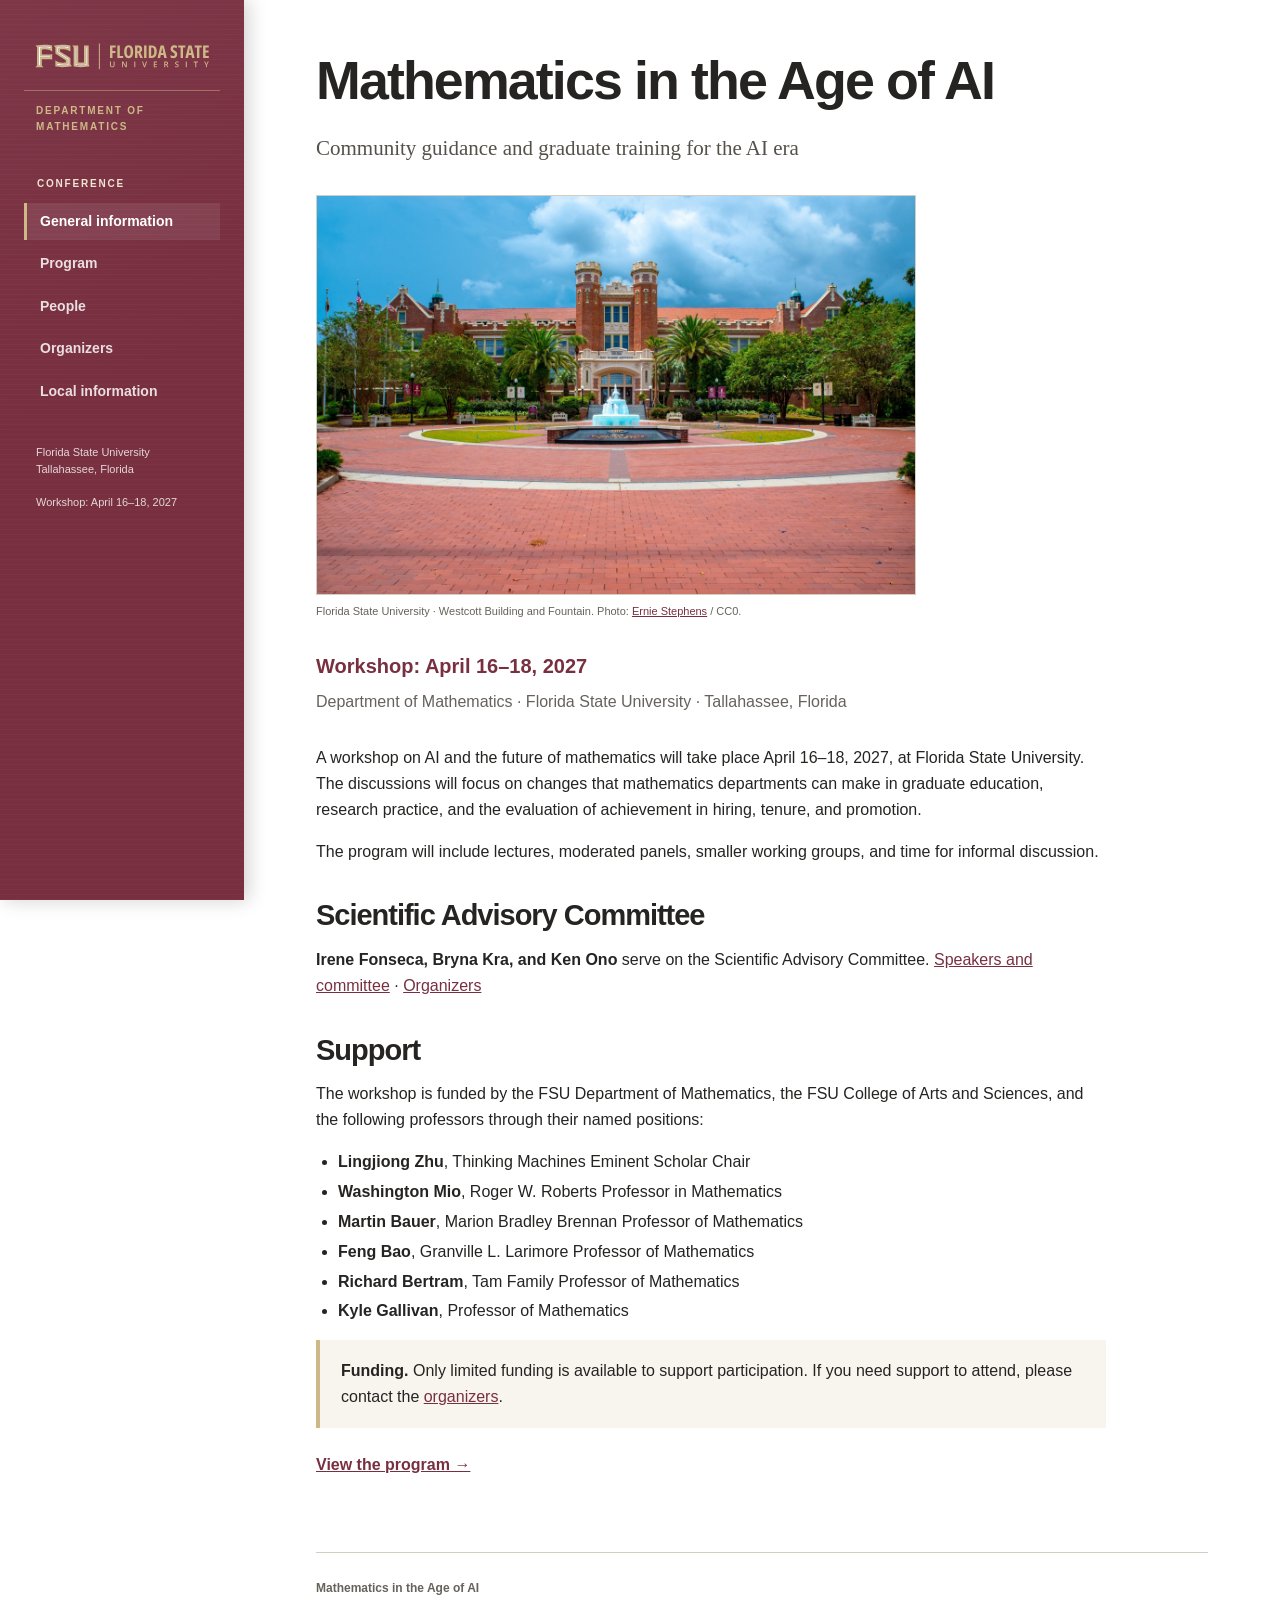
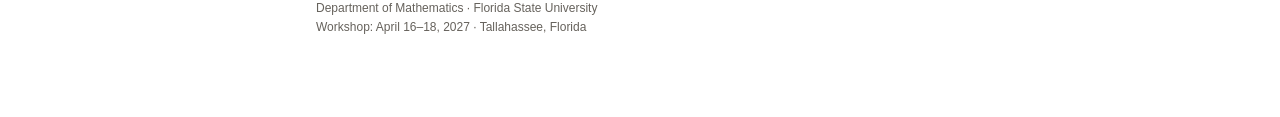
<file: index.html>
<!doctype html>
<html lang="en">
<head>
<meta charset="utf-8">
<meta name="viewport" content="width=device-width,initial-scale=1">
<meta name="theme-color" content="#782f40">
<meta name="description" content="General information for Mathematics in the Age of AI, an AI and mathematics conference at Florida State University, Workshop: April 16–18, 2027.">
<title>General information | Mathematics in the Age of AI</title>
<link rel="icon" href="favicon.svg" type="image/svg+xml">
<link rel="stylesheet" href="style.css">
<script src="script.js" defer>
</script>
</head>
<body>
<a class="skip-link" href="#main">Skip to content</a>
<aside class="sidebar" aria-label="Conference navigation">
<a class="mark" href="index.html" aria-label="Conference home">
<img src="images/fsu-logo.svg" width="1329" height="300" alt="Florida State University">
</a>
<p class="dept"><a href="https://mathematics.fsu.edu" style="color:#ceb888;text-decoration:none">Department of Mathematics</a></p>
<p class="nav-label">Conference</p>
<nav aria-label="Main navigation">
<a href="index.html" class="active" aria-current="page">General information</a>
<a href="program.html">Program</a>
<a href="participants.html">People</a>
<a href="organizers.html">Organizers</a>
<a href="local.html">Local information</a>
</nav>
<div class="sidebar-foot">Florida State University<br>Tallahassee, Florida<br>
<br>Workshop: April 16–18, 2027</div>
</aside>
<header class="mobile-head">
<a href="index.html"><img class="mobile-logo" src="images/fsu-logo.svg" width="1329" height="300" alt="Florida State University"><span>Mathematics in the Age of AI</span></a>
<button id="menu" aria-expanded="false" aria-controls="mobile-nav" type="button">Menu</button>
</header>
<nav class="mobile-nav" id="mobile-nav" aria-label="Mobile navigation">
<a href="index.html" class="active" aria-current="page">General information</a>
<a href="program.html">Program</a>
<a href="participants.html">People</a>
<a href="organizers.html">Organizers</a>
<a href="local.html">Local information</a>
</nav>
<main id="main" tabindex="-1">
<div class="page">
<article>
<h1>Mathematics in the Age of AI</h1>
<p class="lede">Community guidance and graduate training for the AI era</p>
<figure class="campus-photo">
<img src="images/fsu-westcott.jpg" width="2576" height="1720" alt="Westcott Building and Fountain on Florida State University’s Tallahassee campus">
<figcaption>Florida State University · Westcott Building and Fountain. Photo: <a href="https://commons.wikimedia.org/wiki/File:Westcott_Building_and_fountain_at_Florida_State_University.jpg">Ernie Stephens</a> / CC0.</figcaption>
</figure>
<p class="date-line">Workshop: April 16–18, 2027</p>
<p class="place-line">Department of Mathematics · Florida State University · Tallahassee, Florida</p>
<p>A workshop on AI and the future of mathematics will take place April 16–18, 2027, at Florida State University. The discussions will focus on changes that mathematics departments can make in graduate education, research practice, and the evaluation of achievement in hiring, tenure, and promotion.</p>
<p>The program will include lectures, moderated panels, smaller working groups, and time for informal discussion.</p>
<h2 class="subheading">Scientific Advisory Committee</h2>
<p><strong>Irene Fonseca, Bryna Kra, and Ken Ono</strong> serve on the Scientific Advisory Committee. <a href="participants.html">Speakers and committee</a> · <a href="organizers.html">Organizers</a></p>
<h2 class="subheading">Support</h2>
<p>The workshop is funded by the FSU Department of Mathematics, the FSU College of Arts and Sciences, and the following professors through their named positions:</p>
<ul class="support-list">
<li><strong>Lingjiong Zhu</strong>, Thinking Machines Eminent Scholar Chair</li>
<li><strong>Washington Mio</strong>, Roger W. Roberts Professor in Mathematics</li>
<li><strong>Martin Bauer</strong>, Marion Bradley Brennan Professor of Mathematics</li>
<li><strong>Feng Bao</strong>, Granville L. Larimore Professor of Mathematics</li>
<li><strong>Richard Bertram</strong>, Tam Family Professor of Mathematics</li>
<li><strong>Kyle Gallivan</strong>, Professor of Mathematics</li>
</ul>
<div class="notice">
<strong>Funding.</strong> Only limited funding is available to support participation. If you need support to attend, please contact the <a href="organizers.html">organizers</a>.</div>
<p class="page-links">
<a href="program.html">View the program →</a>
</p>
</article>
<footer>
<strong>Mathematics in the Age of AI</strong>
<br>Department of Mathematics · Florida State University<br>Workshop: April 16–18, 2027 · Tallahassee, Florida
</footer>
</div>
</main>
</body>
</html>
</file>
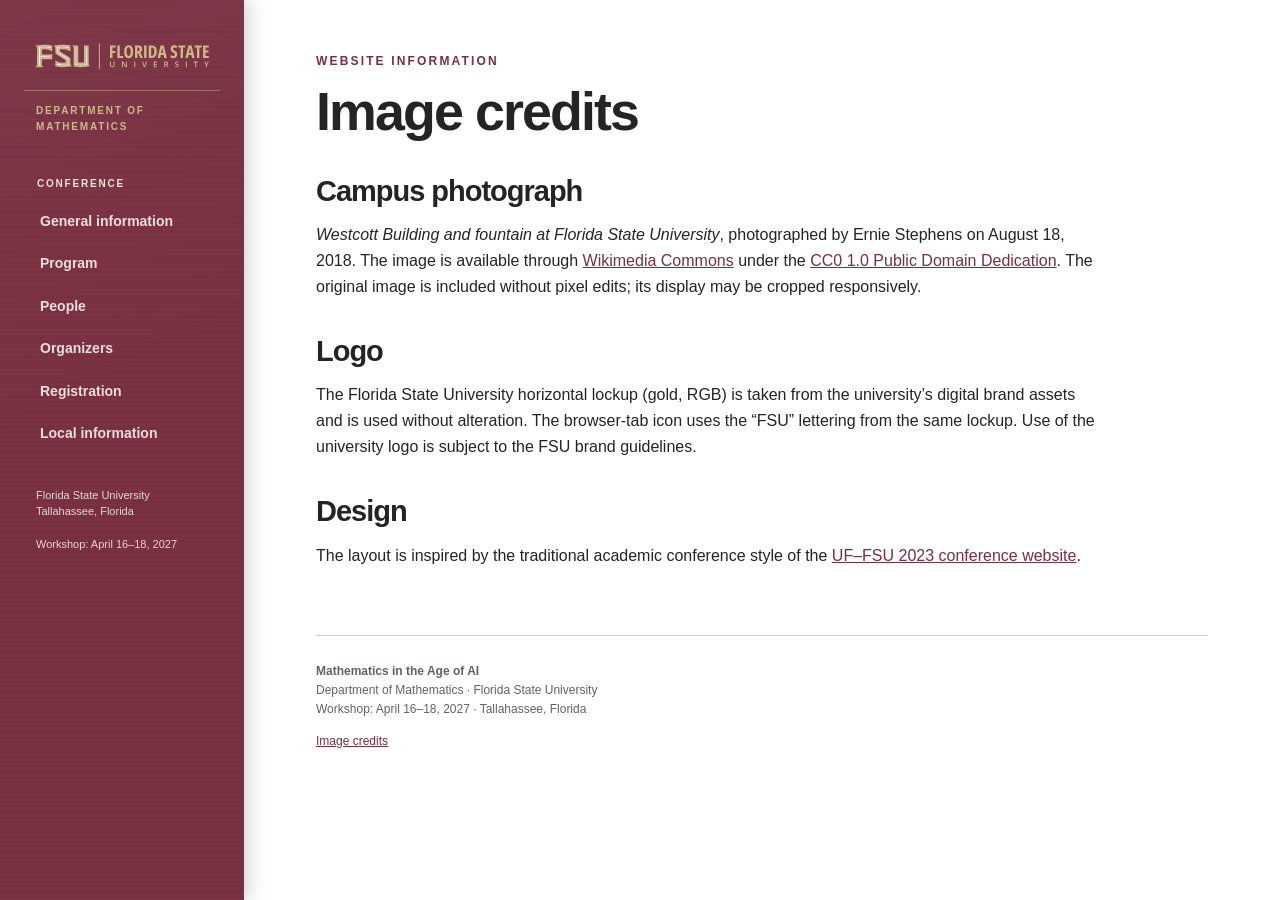
<file: credits.html>
<!doctype html>
<html lang="en">
<head>
<meta charset="utf-8">
<meta name="viewport" content="width=device-width,initial-scale=1">
<meta name="theme-color" content="#782f40">
<meta name="description" content="Image credits for Mathematics in the Age of AI, an AI and mathematics conference at Florida State University, Workshop: April 16–18, 2027.">
<title>Image credits | Mathematics in the Age of AI</title>
<link rel="icon" href="favicon.svg" type="image/svg+xml">
<link rel="stylesheet" href="style.css">
<script src="script.js" defer>
</script>
</head>
<body>
<a class="skip-link" href="#main">Skip to content</a>
<aside class="sidebar" aria-label="Conference navigation">
<a class="mark" href="index.html" aria-label="Conference home">
<img src="images/fsu-logo.svg" width="1329" height="300" alt="Florida State University">
</a>
<p class="dept">Department of Mathematics</p>
<p class="nav-label">Conference</p>
<nav aria-label="Main navigation">
<a href="index.html">General information</a>
<a href="program.html">Program</a>
<a href="participants.html">People</a>
<a href="organizers.html">Organizers</a>
<a href="registration.html">Registration</a>
<a href="local.html">Local information</a>
</nav>
<div class="sidebar-foot">Florida State University<br>Tallahassee, Florida<br>
<br>Workshop: April 16–18, 2027</div>
</aside>
<header class="mobile-head">
<a href="index.html"><img class="mobile-logo" src="images/fsu-logo.svg" width="1329" height="300" alt="Florida State University"><span>Mathematics in the Age of AI</span></a>
<button id="menu" aria-expanded="false" aria-controls="mobile-nav" type="button">Menu</button>
</header>
<nav class="mobile-nav" id="mobile-nav" aria-label="Mobile navigation">
<a href="index.html">General information</a>
<a href="program.html">Program</a>
<a href="participants.html">People</a>
<a href="organizers.html">Organizers</a>
<a href="registration.html">Registration</a>
<a href="local.html">Local information</a>
</nav>
<main id="main" tabindex="-1">
<div class="page">
<article>
<p class="eyebrow">Website information</p>
<h1>Image credits</h1>
<h2 class="subheading">Campus photograph</h2>
<p>
<em>Westcott Building and fountain at Florida State University</em>, photographed by Ernie Stephens on August 18, 2018. The image is available through <a href="https://commons.wikimedia.org/wiki/File:Westcott_Building_and_fountain_at_Florida_State_University.jpg">Wikimedia Commons</a> under the <a href="https://creativecommons.org/publicdomain/zero/1.0/">CC0 1.0 Public Domain Dedication</a>. The original image is included without pixel edits; its display may be cropped responsively.</p>
<h2 class="subheading">Logo</h2>
<p>The Florida State University horizontal lockup (gold, RGB) is taken from the university’s digital brand assets and is used without alteration. The browser-tab icon uses the “FSU” lettering from the same lockup. Use of the university logo is subject to the FSU brand guidelines.</p>
<h2 class="subheading">Design</h2>
<p>The layout is inspired by the traditional academic conference style of the <a href="https://www.math.fsu.edu/~bauer/UF-FSU23/">UF–FSU 2023 conference website</a>.</p>
</article>
<footer>
<strong>Mathematics in the Age of AI</strong>
<br>Department of Mathematics · Florida State University<br>Workshop: April 16–18, 2027 · Tallahassee, Florida<p><a href="credits.html">Image credits</a></p>
</footer>
</div>
</main>
</body>
</html>
</file>
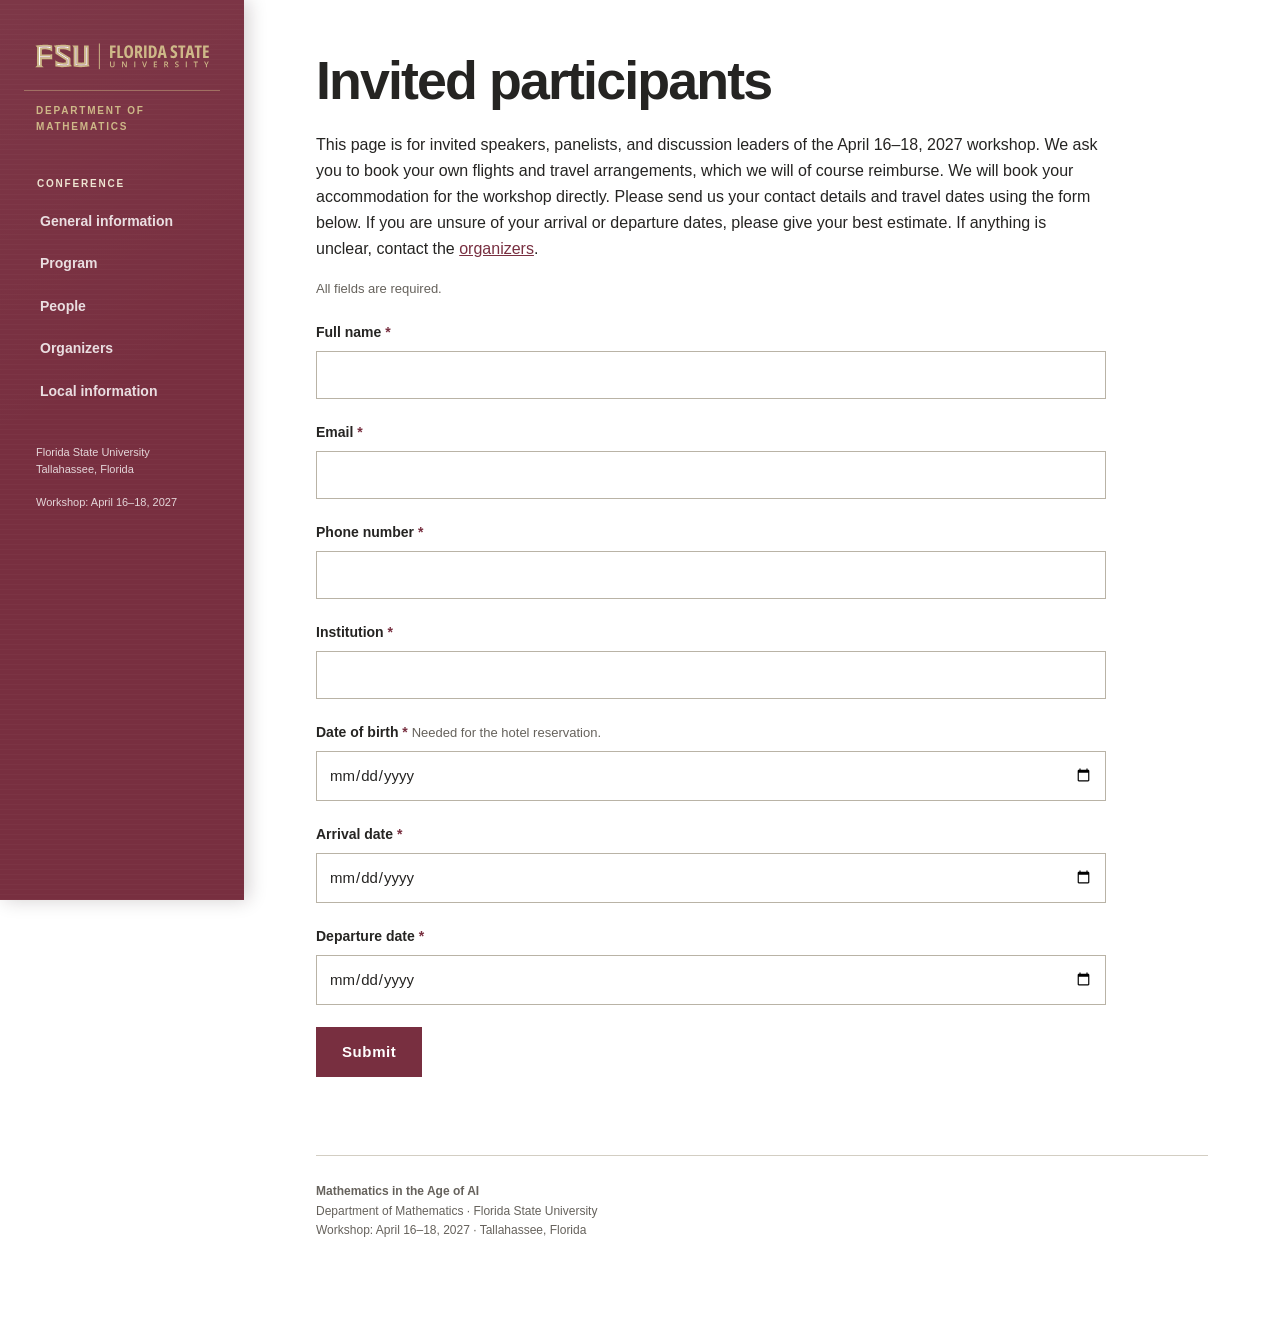
<file: invited-b0955a53.html>
<!doctype html>
<html lang="en">
<head>
<meta charset="utf-8">
<meta name="viewport" content="width=device-width,initial-scale=1">
<meta name="theme-color" content="#782f40">
<meta name="robots" content="noindex,nofollow">
<title>Invited participants | Mathematics in the Age of AI</title>
<link rel="icon" href="favicon.svg" type="image/svg+xml">
<link rel="stylesheet" href="style.css">
<script src="script.js" defer>
</script>
<script src="invited.js" defer>
</script>
</head>
<body>
<a class="skip-link" href="#main">Skip to content</a>
<aside class="sidebar" aria-label="Conference navigation">
<a class="mark" href="index.html" aria-label="Conference home">
<img src="images/fsu-logo.svg" width="1329" height="300" alt="Florida State University">
</a>
<p class="dept"><a href="https://mathematics.fsu.edu" style="color:#ceb888;text-decoration:none">Department of Mathematics</a></p>
<p class="nav-label">Conference</p>
<nav aria-label="Main navigation">
<a href="index.html">General information</a>
<a href="program.html">Program</a>
<a href="participants.html">People</a>
<a href="organizers.html">Organizers</a>
<a href="local.html">Local information</a>
</nav>
<div class="sidebar-foot">Florida State University<br>Tallahassee, Florida<br>
<br>Workshop: April 16–18, 2027</div>
</aside>
<header class="mobile-head">
<a href="index.html"><img class="mobile-logo" src="images/fsu-logo.svg" width="1329" height="300" alt="Florida State University"><span>Mathematics in the Age of AI</span></a>
<button id="menu" aria-expanded="false" aria-controls="mobile-nav" type="button">Menu</button>
</header>
<nav class="mobile-nav" id="mobile-nav" aria-label="Mobile navigation">
<a href="index.html">General information</a>
<a href="program.html">Program</a>
<a href="participants.html">People</a>
<a href="organizers.html">Organizers</a>
<a href="local.html">Local information</a>
</nav>
<main id="main" tabindex="-1">
<div class="page">
<article>
<h1>Invited participants</h1>
<p>This page is for invited speakers, panelists, and discussion leaders of the April 16–18, 2027 workshop. We ask you to book your own flights and travel arrangements, which we will of course reimburse. We will book your accommodation for the workshop directly. Please send us your contact details and travel dates using the form below. If you are unsure of your arrival or departure dates, please give your best estimate. If anything is unclear, contact the <a href="organizers.html">organizers</a>.</p>
<form class="reg-form" id="reg-form" novalidate>
<input type="hidden" name="formType" value="invited">
<p class="reg-note">All fields are required.</p>
<div class="field">
<label for="f-name">Full name <span class="req">*</span></label>
<input type="text" id="f-name" name="name" autocomplete="name" required maxlength="200">
</div>
<div class="field">
<label for="f-email">Email <span class="req">*</span></label>
<input type="email" id="f-email" name="email" autocomplete="email" required maxlength="200">
</div>
<div class="field">
<label for="f-phone">Phone number <span class="req">*</span></label>
<input type="tel" id="f-phone" name="phone" autocomplete="tel" required maxlength="40">
</div>
<div class="field">
<label for="f-inst">Institution <span class="req">*</span></label>
<input type="text" id="f-inst" name="institution" autocomplete="organization" required maxlength="300">
</div>
<div class="field">
<label for="f-dob">Date of birth <span class="req">*</span> <span class="hint">Needed for the hotel reservation.</span></label>
<input type="date" id="f-dob" name="dob" autocomplete="bday" required>
</div>
<div class="field">
<label for="f-arrival">Arrival date <span class="req">*</span></label>
<input type="date" id="f-arrival" name="arrival" required>
</div>
<div class="field">
<label for="f-departure">Departure date <span class="req">*</span></label>
<input type="date" id="f-departure" name="departure" required>
</div>
<div class="hp" aria-hidden="true">
<label>Website <input type="text" name="website" tabindex="-1" autocomplete="off"></label>
</div>
<button type="submit" class="reg-submit">Submit</button>
<p class="reg-status" id="reg-status" role="status" aria-live="polite" hidden></p>
</form>
</article>
<footer>
<strong>Mathematics in the Age of AI</strong>
<br>Department of Mathematics · Florida State University<br>Workshop: April 16–18, 2027 · Tallahassee, Florida
</footer>
</div>
</main>
</body>
</html>
</file>
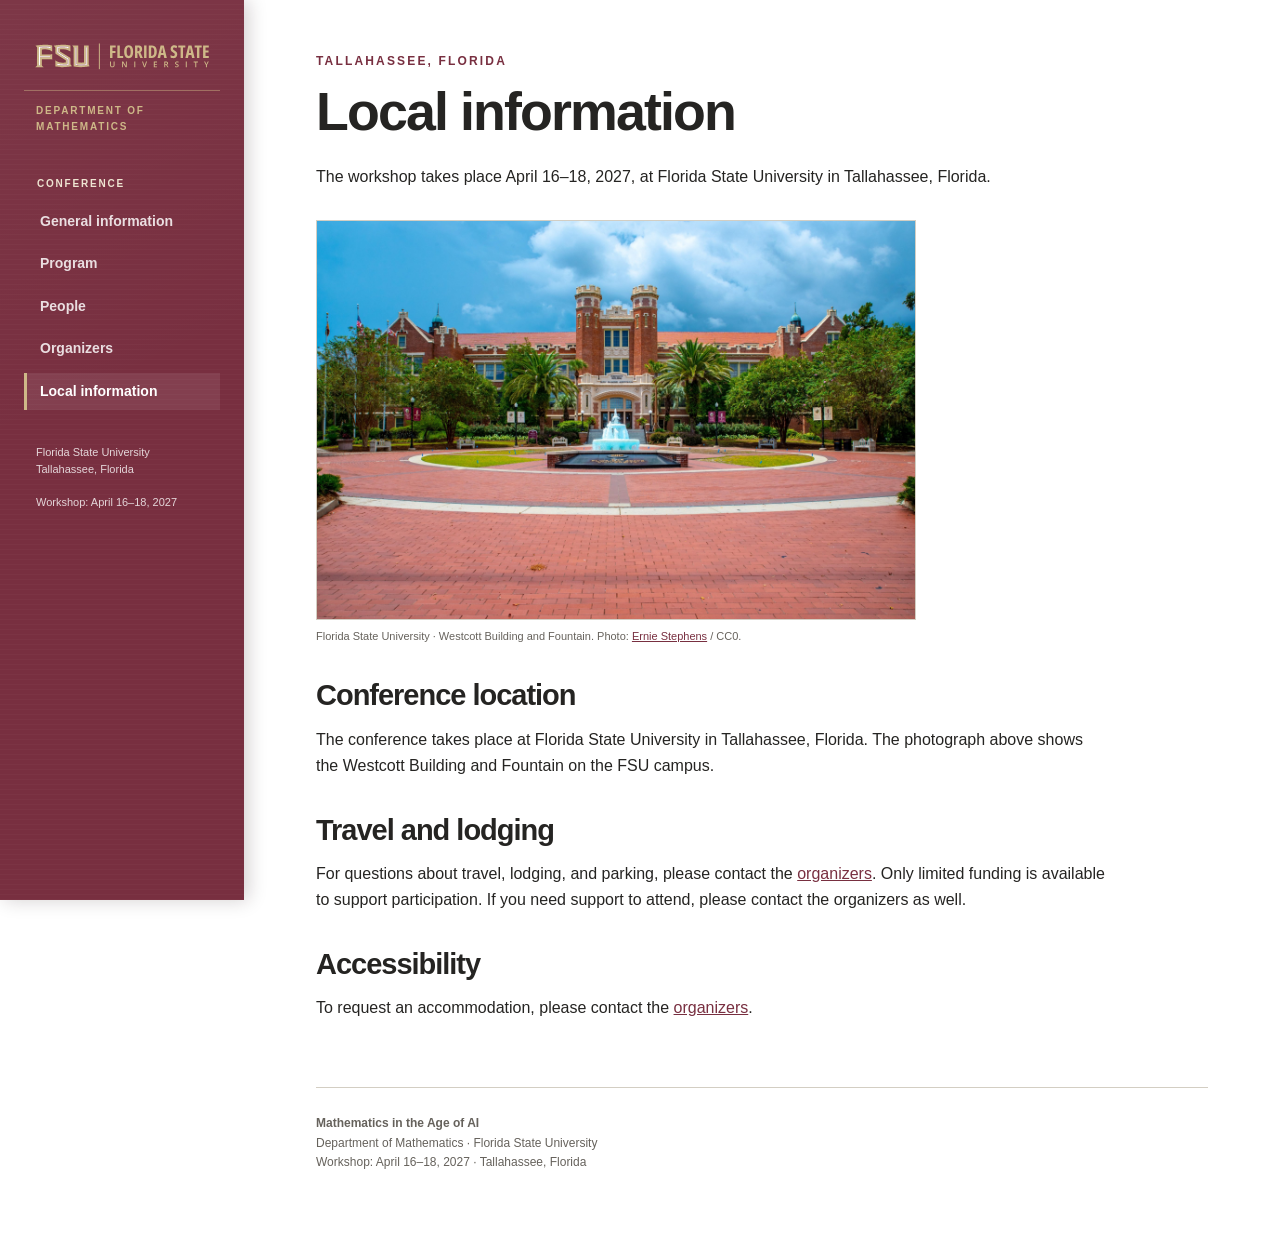
<file: local.html>
<!doctype html>
<html lang="en">
<head>
<meta charset="utf-8">
<meta name="viewport" content="width=device-width,initial-scale=1">
<meta name="theme-color" content="#782f40">
<meta name="description" content="Local information for Mathematics in the Age of AI, an AI and mathematics conference at Florida State University, Workshop: April 16–18, 2027.">
<title>Local information | Mathematics in the Age of AI</title>
<link rel="icon" href="favicon.svg" type="image/svg+xml">
<link rel="stylesheet" href="style.css">
<script src="script.js" defer>
</script>
</head>
<body>
<a class="skip-link" href="#main">Skip to content</a>
<aside class="sidebar" aria-label="Conference navigation">
<a class="mark" href="index.html" aria-label="Conference home">
<img src="images/fsu-logo.svg" width="1329" height="300" alt="Florida State University">
</a>
<p class="dept"><a href="https://mathematics.fsu.edu" style="color:#ceb888;text-decoration:none">Department of Mathematics</a></p>
<p class="nav-label">Conference</p>
<nav aria-label="Main navigation">
<a href="index.html">General information</a>
<a href="program.html">Program</a>
<a href="participants.html">People</a>
<a href="organizers.html">Organizers</a>
<a href="local.html" class="active" aria-current="page">Local information</a>
</nav>
<div class="sidebar-foot">Florida State University<br>Tallahassee, Florida<br>
<br>Workshop: April 16–18, 2027</div>
</aside>
<header class="mobile-head">
<a href="index.html"><img class="mobile-logo" src="images/fsu-logo.svg" width="1329" height="300" alt="Florida State University"><span>Mathematics in the Age of AI</span></a>
<button id="menu" aria-expanded="false" aria-controls="mobile-nav" type="button">Menu</button>
</header>
<nav class="mobile-nav" id="mobile-nav" aria-label="Mobile navigation">
<a href="index.html">General information</a>
<a href="program.html">Program</a>
<a href="participants.html">People</a>
<a href="organizers.html">Organizers</a>
<a href="local.html" class="active" aria-current="page">Local information</a>
</nav>
<main id="main" tabindex="-1">
<div class="page">
<article>
<p class="eyebrow">Tallahassee, Florida</p>
<h1>Local information</h1>
<p>The workshop takes place April 16–18, 2027, at Florida State University in Tallahassee, Florida.</p>
<figure class="campus-photo">
<img src="images/fsu-westcott.jpg" width="2576" height="1720" alt="Westcott Building and Fountain on Florida State University’s Tallahassee campus">
<figcaption>Florida State University · Westcott Building and Fountain. Photo: <a href="https://commons.wikimedia.org/wiki/File:Westcott_Building_and_fountain_at_Florida_State_University.jpg">Ernie Stephens</a> / CC0.</figcaption>
</figure>
<h2 class="subheading">Conference location</h2>
<p>The conference takes place at Florida State University in Tallahassee, Florida. The photograph above shows the Westcott Building and Fountain on the FSU campus.</p>
<h2 class="subheading">Travel and lodging</h2>
<p>For questions about travel, lodging, and parking, please contact the <a href="organizers.html">organizers</a>. Only limited funding is available to support participation. If you need support to attend, please contact the organizers as well.</p>
<h2 class="subheading">Accessibility</h2>
<p>To request an accommodation, please contact the <a href="organizers.html">organizers</a>.</p>
</article>
<footer>
<strong>Mathematics in the Age of AI</strong>
<br>Department of Mathematics · Florida State University<br>Workshop: April 16–18, 2027 · Tallahassee, Florida
</footer>
</div>
</main>
</body>
</html>
</file>
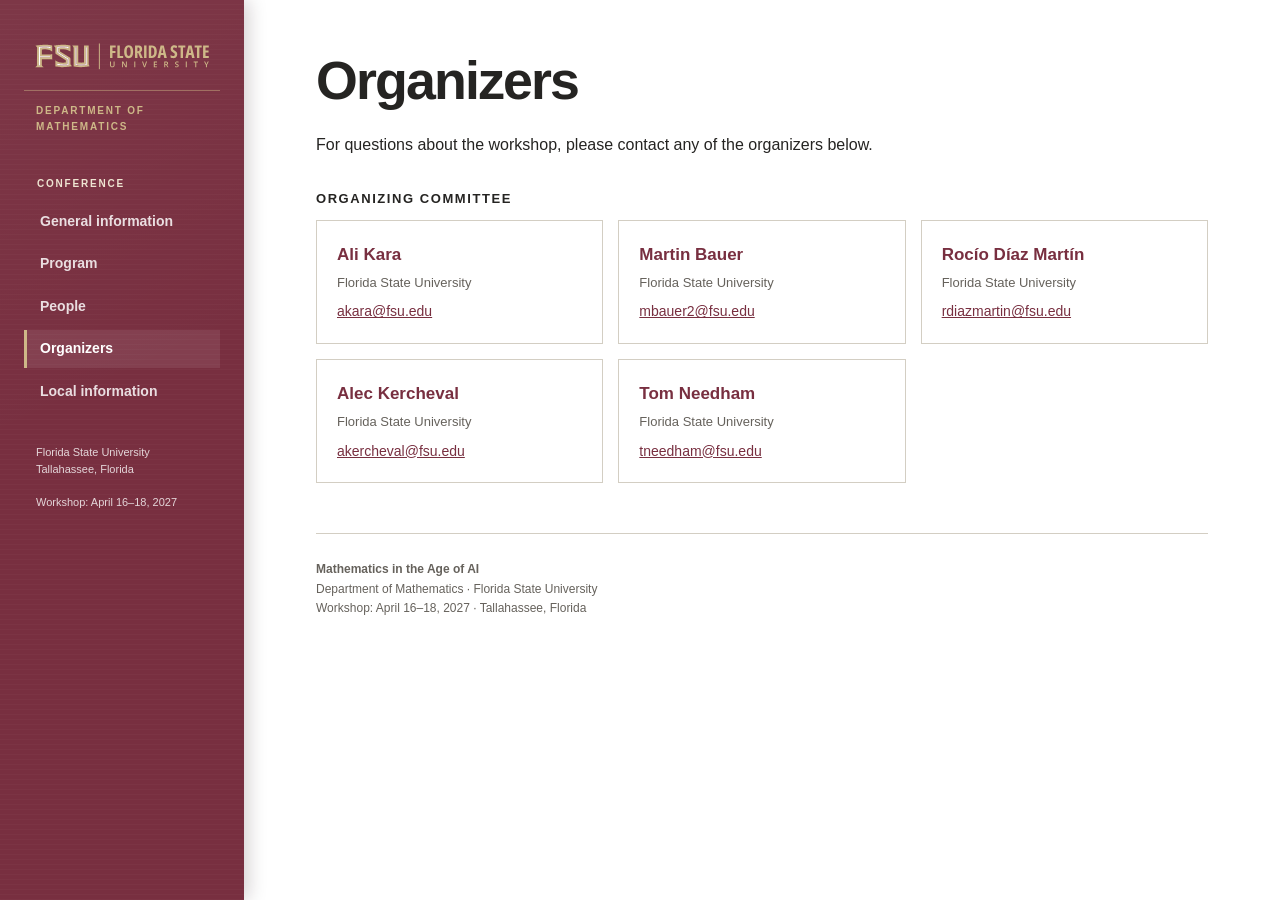
<file: organizers.html>
<!doctype html>
<html lang="en">
<head>
<meta charset="utf-8">
<meta name="viewport" content="width=device-width,initial-scale=1">
<meta name="theme-color" content="#782f40">
<meta name="description" content="Organizers and committee of Mathematics in the Age of AI, an AI and mathematics conference at Florida State University, Workshop: April 16–18, 2027.">
<title>Organizers | Mathematics in the Age of AI</title>
<link rel="icon" href="favicon.svg" type="image/svg+xml">
<link rel="stylesheet" href="style.css">
<script src="script.js" defer>
</script>
</head>
<body>
<a class="skip-link" href="#main">Skip to content</a>
<aside class="sidebar" aria-label="Conference navigation">
<a class="mark" href="index.html" aria-label="Conference home">
<img src="images/fsu-logo.svg" width="1329" height="300" alt="Florida State University">
</a>
<p class="dept"><a href="https://mathematics.fsu.edu" style="color:#ceb888;text-decoration:none">Department of Mathematics</a></p>
<p class="nav-label">Conference</p>
<nav aria-label="Main navigation">
<a href="index.html">General information</a>
<a href="program.html">Program</a>
<a href="participants.html">People</a>
<a href="organizers.html" class="active" aria-current="page">Organizers</a>
<a href="local.html">Local information</a>
</nav>
<div class="sidebar-foot">Florida State University<br>Tallahassee, Florida<br>
<br>Workshop: April 16–18, 2027</div>
</aside>
<header class="mobile-head">
<a href="index.html"><img class="mobile-logo" src="images/fsu-logo.svg" width="1329" height="300" alt="Florida State University"><span>Mathematics in the Age of AI</span></a>
<button id="menu" aria-expanded="false" aria-controls="mobile-nav" type="button">Menu</button>
</header>
<nav class="mobile-nav" id="mobile-nav" aria-label="Mobile navigation">
<a href="index.html">General information</a>
<a href="program.html">Program</a>
<a href="participants.html">People</a>
<a href="organizers.html" class="active" aria-current="page">Organizers</a>
<a href="local.html">Local information</a>
</nav>
<main id="main" tabindex="-1">
<div class="page">
<article>
<h1>Organizers</h1>
<p>For questions about the workshop, please contact any of the organizers below.</p>
<h3 class="group-title">Organizing Committee</h3>
<div class="people">
<div class="person">
<strong>Ali Kara</strong>
<span>Florida State University</span>
<a href="mailto:akara@fsu.edu">akara@fsu.edu</a>
</div>
<div class="person">
<strong>Martin Bauer</strong>
<span>Florida State University</span>
<a href="mailto:mbauer2@fsu.edu">mbauer2@fsu.edu</a>
</div>
<div class="person">
<strong>Rocío Díaz Martín</strong>
<span>Florida State University</span>
<a href="mailto:rdiazmartin@fsu.edu">rdiazmartin@fsu.edu</a>
</div>
<div class="person">
<strong>Alec Kercheval</strong>
<span>Florida State University</span>
<a href="mailto:akercheval@fsu.edu">akercheval@fsu.edu</a>
</div>
<div class="person">
<strong>Tom Needham</strong>
<span>Florida State University</span>
<a href="mailto:tneedham@fsu.edu">tneedham@fsu.edu</a>
</div>
</div>
</article>
<footer>
<strong>Mathematics in the Age of AI</strong>
<br>Department of Mathematics · Florida State University<br>Workshop: April 16–18, 2027 · Tallahassee, Florida
</footer>
</div>
</main>
</body>
</html>
</file>
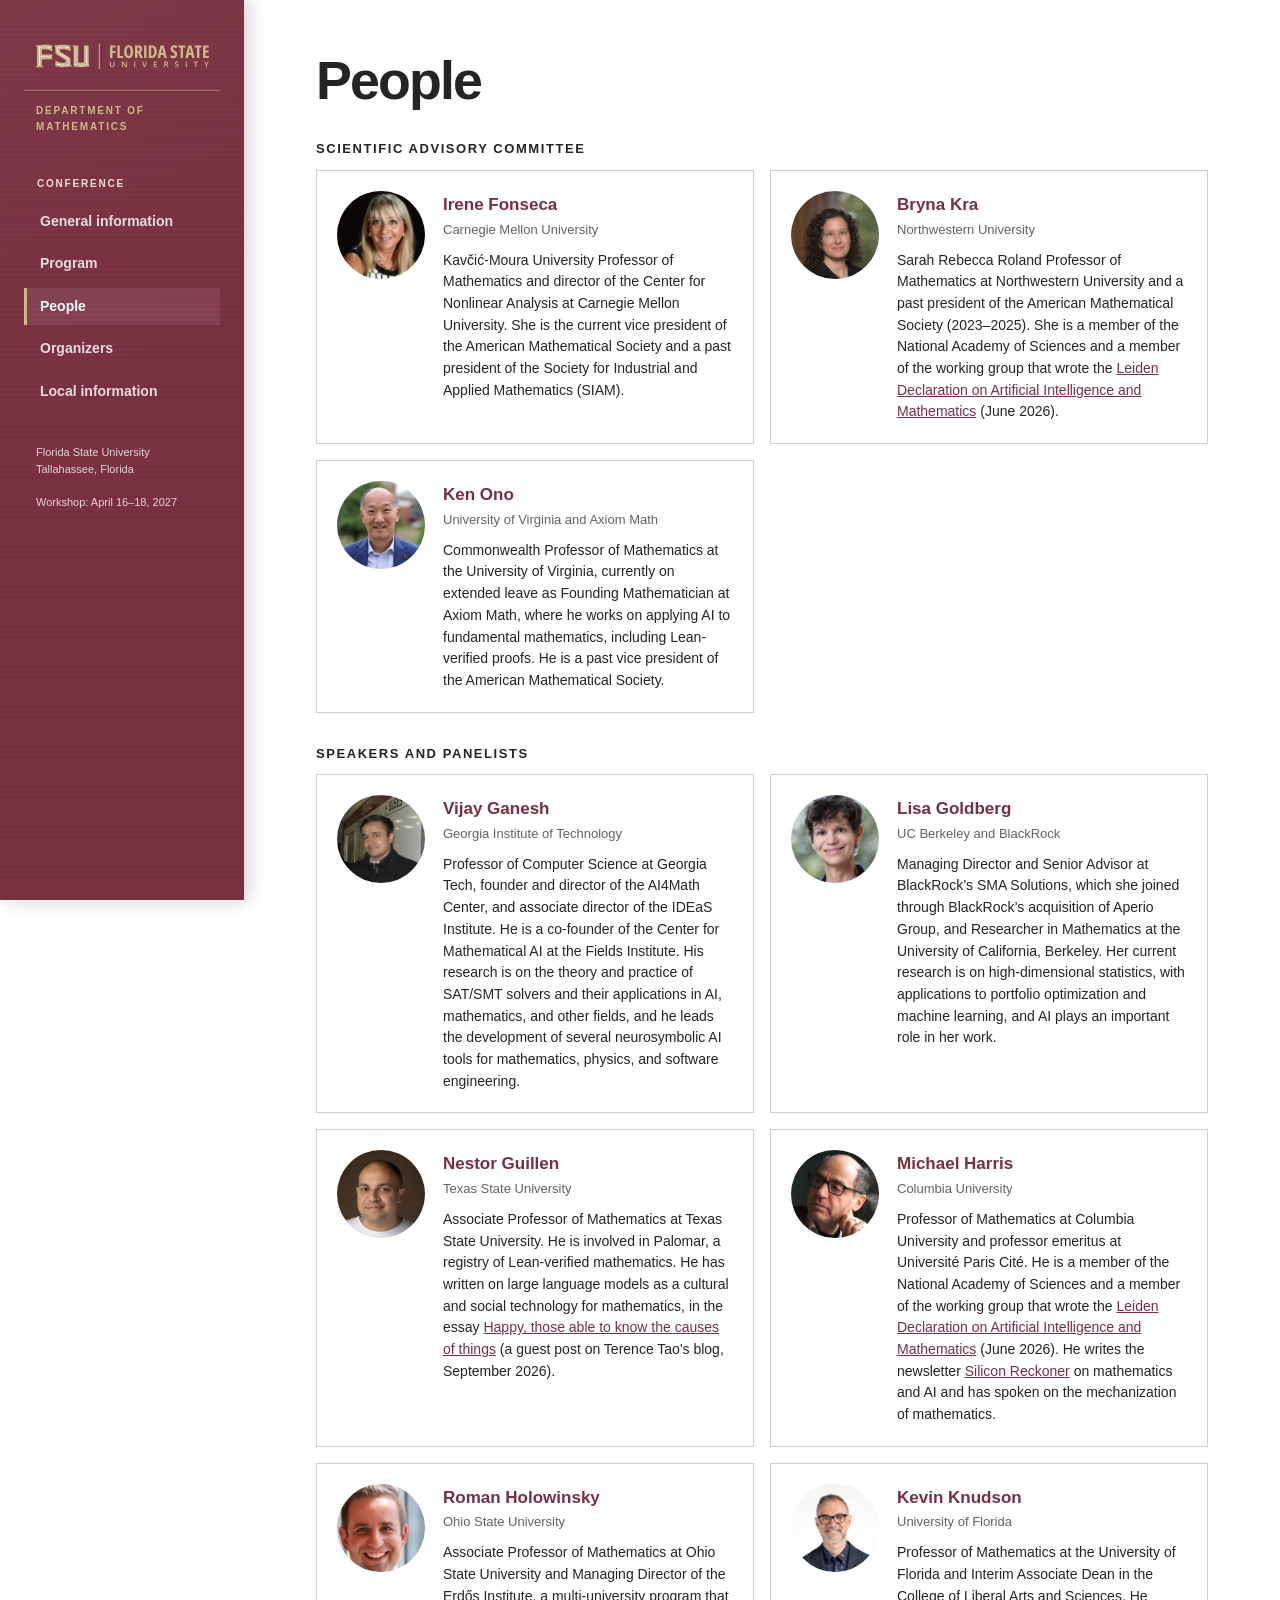
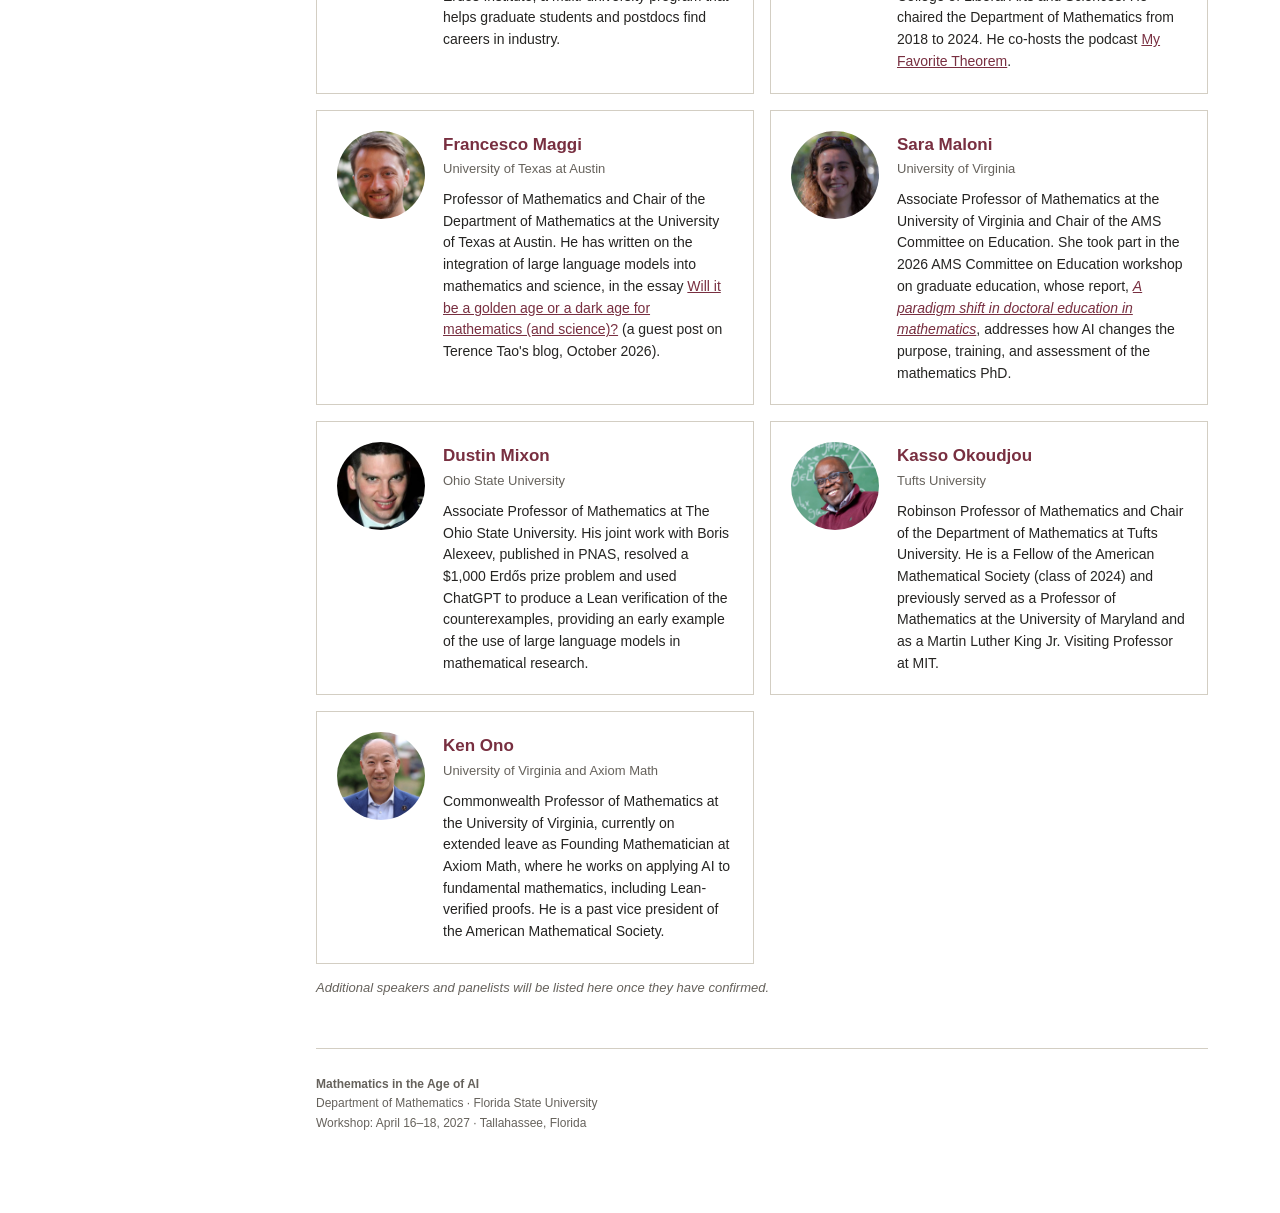
<file: participants.html>
<!doctype html>
<html lang="en">
<head>
<meta charset="utf-8">
<meta name="viewport" content="width=device-width,initial-scale=1">
<meta name="theme-color" content="#782f40">
<meta name="description" content="People for Mathematics in the Age of AI, an AI and mathematics conference at Florida State University, Workshop: April 16–18, 2027.">
<title>People | Mathematics in the Age of AI</title>
<link rel="icon" href="favicon.svg" type="image/svg+xml">
<link rel="stylesheet" href="style.css">
<script src="script.js" defer>
</script>
</head>
<body>
<a class="skip-link" href="#main">Skip to content</a>
<aside class="sidebar" aria-label="Conference navigation">
<a class="mark" href="index.html" aria-label="Conference home">
<img src="images/fsu-logo.svg" width="1329" height="300" alt="Florida State University">
</a>
<p class="dept"><a href="https://mathematics.fsu.edu" style="color:#ceb888;text-decoration:none">Department of Mathematics</a></p>
<p class="nav-label">Conference</p>
<nav aria-label="Main navigation">
<a href="index.html">General information</a>
<a href="program.html">Program</a>
<a href="participants.html" class="active" aria-current="page">People</a>
<a href="organizers.html">Organizers</a>
<a href="local.html">Local information</a>
</nav>
<div class="sidebar-foot">Florida State University<br>Tallahassee, Florida<br>
<br>Workshop: April 16–18, 2027</div>
</aside>
<header class="mobile-head">
<a href="index.html"><img class="mobile-logo" src="images/fsu-logo.svg" width="1329" height="300" alt="Florida State University"><span>Mathematics in the Age of AI</span></a>
<button id="menu" aria-expanded="false" aria-controls="mobile-nav" type="button">Menu</button>
</header>
<nav class="mobile-nav" id="mobile-nav" aria-label="Mobile navigation">
<a href="index.html">General information</a>
<a href="program.html">Program</a>
<a href="participants.html" class="active" aria-current="page">People</a>
<a href="organizers.html">Organizers</a>
<a href="local.html">Local information</a>
</nav>
<main id="main" tabindex="-1">
<div class="page">
<article>
<h1>People</h1>
<h3 class="group-title">Scientific Advisory Committee</h3>
<div class="speakers">
<div class="speaker">
<img class="photo" src="images/committee/fonseca.jpg" width="88" height="88" alt="Irene Fonseca" loading="lazy">
<div>
<strong>Irene Fonseca</strong>
<span>Carnegie Mellon University</span>
<p>Kavčić-Moura University Professor of Mathematics and director of the Center for Nonlinear Analysis at Carnegie Mellon University. She is the current vice president of the American Mathematical Society and a past president of the Society for Industrial and Applied Mathematics (SIAM).</p>
</div>
</div>
<div class="speaker">
<img class="photo" src="images/committee/kra.jpg" width="88" height="88" alt="Bryna Kra" loading="lazy">
<div>
<strong>Bryna Kra</strong>
<span>Northwestern University</span>
<p>Sarah Rebecca Roland Professor of Mathematics at Northwestern University and a past president of the American Mathematical Society (2023–2025). She is a member of the National Academy of Sciences and a member of the working group that wrote the <a href="https://leidendeclaration.ai/">Leiden Declaration on Artificial Intelligence and Mathematics</a> (June 2026).</p>
</div>
</div>
<div class="speaker">
<img class="photo" src="images/speakers/ono.jpg" width="88" height="88" alt="Ken Ono" loading="lazy">
<div>
<strong>Ken Ono</strong>
<span>University of Virginia and Axiom Math</span>
<p>Commonwealth Professor of Mathematics at the University of Virginia, currently on extended leave as Founding Mathematician at Axiom Math, where he works on applying AI to fundamental mathematics, including Lean-verified proofs. He is a past vice president of the American Mathematical Society.</p>
</div>
</div>
</div>
<h3 class="group-title">Speakers and panelists</h3>
<div class="speakers">
<div class="speaker">
<img class="photo" src="images/speakers/ganesh.jpg" width="88" height="88" alt="Vijay Ganesh" loading="lazy">
<div>
<strong><a href="https://www.cc.gatech.edu/people/vijay-ganesh">Vijay Ganesh</a></strong>
<span>Georgia Institute of Technology</span>
<p>Professor of Computer Science at Georgia Tech, founder and director of the AI4Math Center, and associate director of the IDEaS Institute. He is a co-founder of the Center for Mathematical AI at the Fields Institute. His research is on the theory and practice of SAT/SMT solvers and their applications in AI, mathematics, and other fields, and he leads the development of several neurosymbolic AI tools for mathematics, physics, and software engineering.</p>
</div>
</div>
<div class="speaker">
<img class="photo" src="images/speakers/goldberg.jpg" width="88" height="88" alt="Lisa Goldberg" loading="lazy">
<div>
<strong><a href="https://math.berkeley.edu/people/lisa-goldberg">Lisa Goldberg</a></strong>
<span>UC Berkeley and BlackRock</span>
<p>Managing Director and Senior Advisor at BlackRock’s SMA Solutions, which she joined through BlackRock’s acquisition of Aperio Group, and Researcher in Mathematics at the University of California, Berkeley. Her current research is on high-dimensional statistics, with applications to portfolio optimization and machine learning, and AI plays an important role in her work.</p>
</div>
</div>
<div class="speaker">
<img class="photo" src="images/speakers/guillen.jpg" width="88" height="88" alt="Nestor Guillen" loading="lazy">
<div>
<strong><a href="https://www.ndguillen.com/">Nestor Guillen</a></strong>
<span>Texas State University</span>
<p>Associate Professor of Mathematics at Texas State University. He is involved in Palomar, a registry of Lean-verified mathematics. He has written on large language models as a cultural and social technology for mathematics, in the essay <a href="https://terrytao.wordpress.com/2026/09/13/happy-those-able-to-know-the-causes-of-things/">Happy, those able to know the causes of things</a> (a guest post on Terence Tao's blog, September 2026).</p>
</div>
</div>
<div class="speaker">
<img class="photo" src="images/speakers/harris.jpg" width="88" height="88" alt="Michael Harris" loading="lazy">
<div>
<strong><a href="https://www.math.columbia.edu/~harris/">Michael Harris</a></strong>
<span>Columbia University</span>
<p>Professor of Mathematics at Columbia University and professor emeritus at Université Paris Cité. He is a member of the National Academy of Sciences and a member of the working group that wrote the <a href="https://leidendeclaration.ai/">Leiden Declaration on Artificial Intelligence and Mathematics</a> (June 2026). He writes the newsletter <a href="https://siliconreckoner.substack.com/">Silicon Reckoner</a> on mathematics and AI and has spoken on the mechanization of mathematics.</p>
</div>
</div>
<div class="speaker">
<img class="photo" src="images/speakers/holowinsky.jpg" width="88" height="88" alt="Roman Holowinsky" loading="lazy">
<div>
<strong><a href="https://steamfactory.osu.edu/people/holowinsky.1">Roman Holowinsky</a></strong>
<span>Ohio State University</span>
<p>Associate Professor of Mathematics at Ohio State University and Managing Director of the Erdős Institute, a multi-university program that helps graduate students and postdocs find careers in industry.</p>
</div>
</div>
<div class="speaker">
<img class="photo" src="images/speakers/knudson.jpg" width="88" height="88" alt="Kevin Knudson" loading="lazy">
<div>
<strong><a href="https://people.clas.ufl.edu/kknudson/">Kevin Knudson</a></strong>
<span>University of Florida</span>
<p>Professor of Mathematics at the University of Florida and Interim Associate Dean in the College of Liberal Arts and Sciences. He chaired the Department of Mathematics from 2018 to 2024. He co-hosts the podcast <a href="https://kpknudson.com/my-favorite-theorem">My Favorite Theorem</a>.</p>
</div>
</div>
<div class="speaker">
<img class="photo" src="images/speakers/maggi.jpg" width="88" height="88" alt="Francesco Maggi" loading="lazy">
<div>
<strong><a href="https://web.ma.utexas.edu/users/maggi/">Francesco Maggi</a></strong>
<span>University of Texas at Austin</span>
<p>Professor of Mathematics and Chair of the Department of Mathematics at the University of Texas at Austin. He has written on the integration of large language models into mathematics and science, in the essay <a href="https://terrytao.wordpress.com/2026/10/18/will-it-be-a-golden-age-or-a-dark-age-for-mathematics-and-science/">Will it be a golden age or a dark age for mathematics (and science)?</a> (a guest post on Terence Tao's blog, October 2026).</p>
</div>
</div>
<div class="speaker">
<img class="photo" src="images/speakers/maloni.jpg" width="88" height="88" alt="Sara Maloni" loading="lazy">
<div>
<strong><a href="https://sites.google.com/view/sara-maloni">Sara Maloni</a></strong>
<span>University of Virginia</span>
<p>Associate Professor of Mathematics at the University of Virginia and Chair of the AMS Committee on Education. She took part in the 2026 AMS Committee on Education workshop on graduate education, whose report, <a href="https://www.ams.org/about-us/governance/committees/2026CoEWorkshop"><em>A paradigm shift in doctoral education in mathematics</em></a>, addresses how AI changes the purpose, training, and assessment of the mathematics PhD.</p>
</div>
</div>
<div class="speaker">
<img class="photo" src="images/speakers/mixon.jpg" width="88" height="88" alt="Dustin Mixon" loading="lazy">
<div>
<strong><a href="https://people.math.osu.edu/mixon.23/">Dustin Mixon</a></strong>
<span>Ohio State University</span>
<p>Associate Professor of Mathematics at The Ohio State University. His joint work with Boris Alexeev, published in PNAS, resolved a $1,000 Erdős prize problem and used ChatGPT to produce a Lean verification of the counterexamples, providing an early example of the use of large language models in mathematical research.</p>
</div>
</div>
<div class="speaker">
<img class="photo" src="images/speakers/okoudjou.jpg" width="88" height="88" alt="Kasso Okoudjou" loading="lazy">
<div>
<strong><a href="https://okoudjou.com/">Kasso Okoudjou</a></strong>
<span>Tufts University</span>
<p>Robinson Professor of Mathematics and Chair of the Department of Mathematics at Tufts University. He is a Fellow of the American Mathematical Society (class of 2024) and previously served as a Professor of Mathematics at the University of Maryland and as a Martin Luther King Jr. Visiting Professor at MIT.</p>
</div>
</div>
<div class="speaker">
<img class="photo" src="images/speakers/ono.jpg" width="88" height="88" alt="Ken Ono" loading="lazy">
<div>
<strong>Ken Ono</strong>
<span>University of Virginia and Axiom Math</span>
<p>Commonwealth Professor of Mathematics at the University of Virginia, currently on extended leave as Founding Mathematician at Axiom Math, where he works on applying AI to fundamental mathematics, including Lean-verified proofs. He is a past vice president of the American Mathematical Society.</p>
</div>
</div>
</div>
<p class="program-note">Additional speakers and panelists will be listed here once they have confirmed.</p>
</article>
<footer>
<strong>Mathematics in the Age of AI</strong>
<br>Department of Mathematics · Florida State University<br>Workshop: April 16–18, 2027 · Tallahassee, Florida
</footer>
</div>
</main>
</body>
</html>
</file>
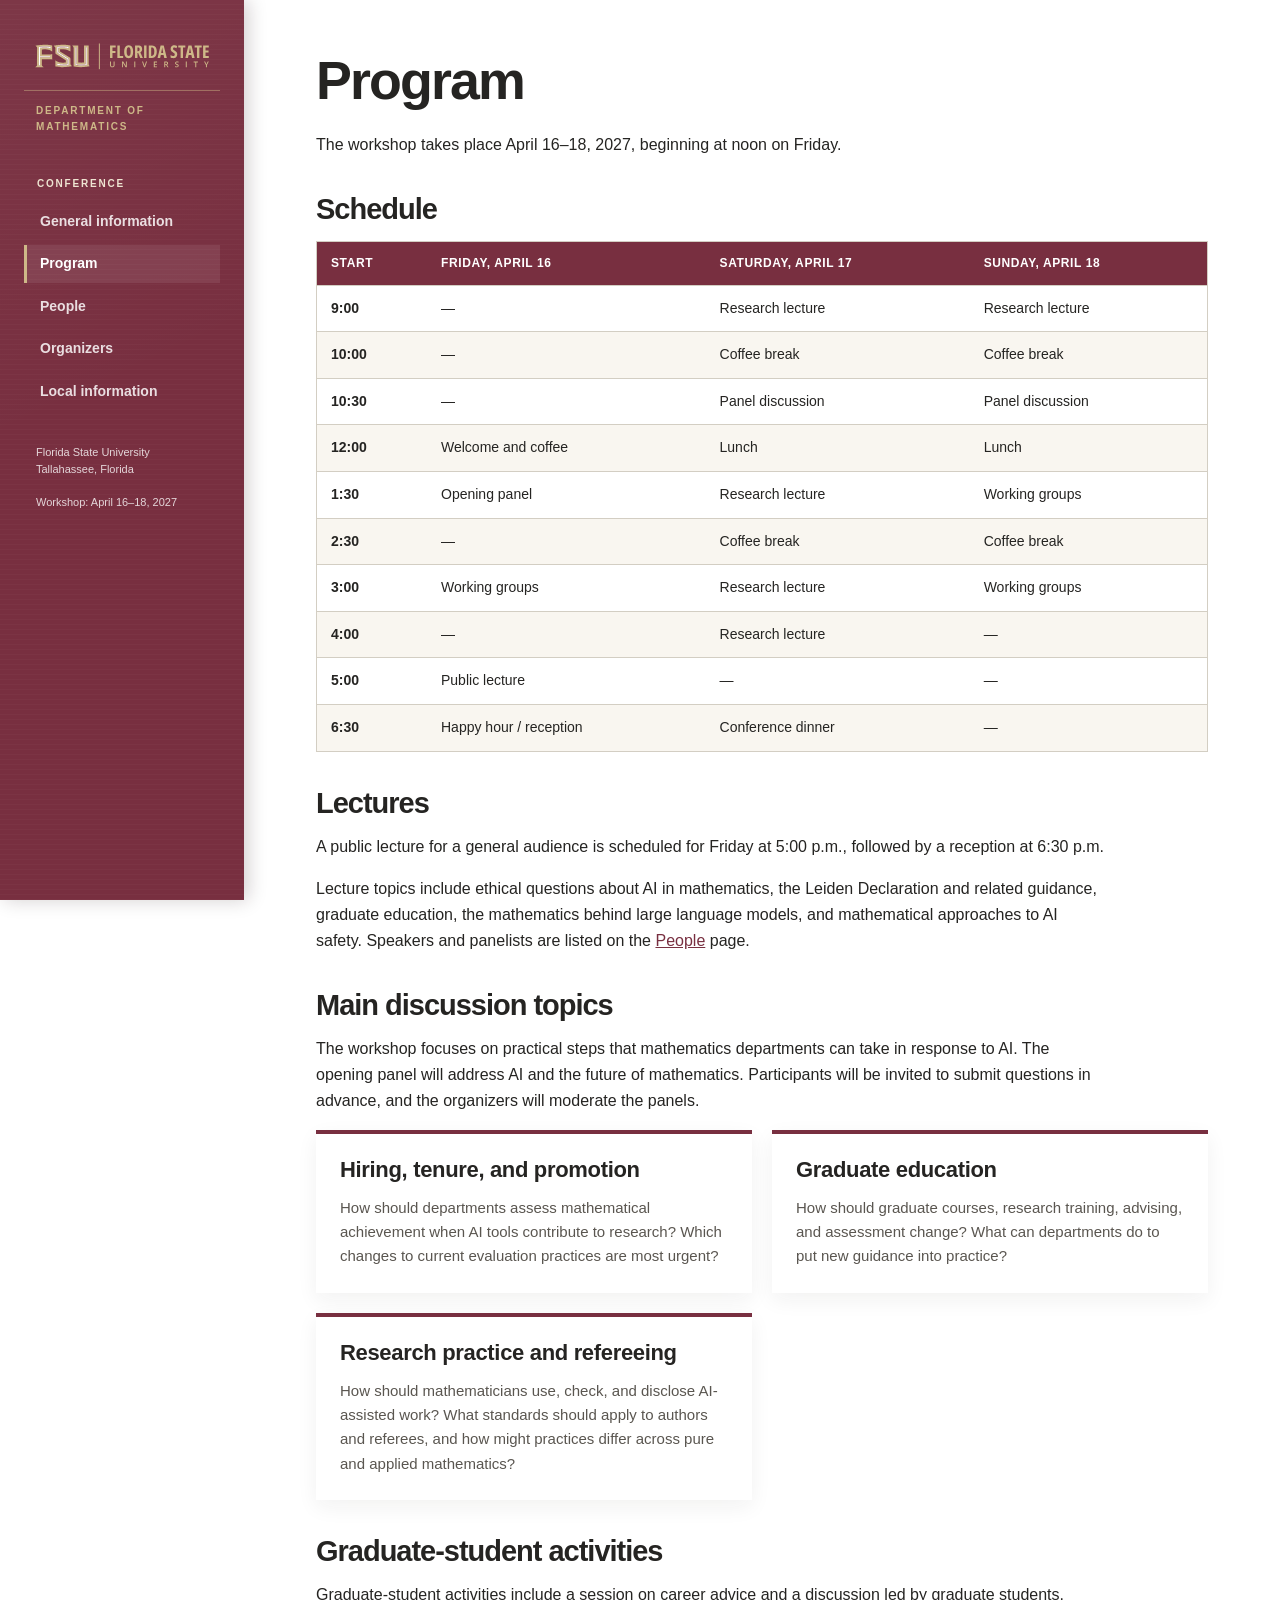
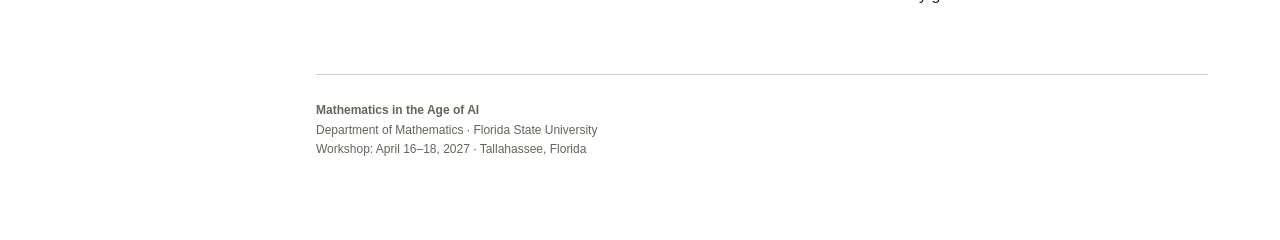
<file: program.html>
<!doctype html>
<html lang="en">
<head>
<meta charset="utf-8">
<meta name="viewport" content="width=device-width,initial-scale=1">
<meta name="theme-color" content="#782f40">
<meta name="description" content="Program for Mathematics in the Age of AI, an AI and mathematics conference at Florida State University, Workshop: April 16–18, 2027.">
<title>Program | Mathematics in the Age of AI</title>
<link rel="icon" href="favicon.svg" type="image/svg+xml">
<link rel="stylesheet" href="style.css">
<script src="script.js" defer>
</script>
</head>
<body>
<a class="skip-link" href="#main">Skip to content</a>
<aside class="sidebar" aria-label="Conference navigation">
<a class="mark" href="index.html" aria-label="Conference home">
<img src="images/fsu-logo.svg" width="1329" height="300" alt="Florida State University">
</a>
<p class="dept"><a href="https://mathematics.fsu.edu" style="color:#ceb888;text-decoration:none">Department of Mathematics</a></p>
<p class="nav-label">Conference</p>
<nav aria-label="Main navigation">
<a href="index.html">General information</a>
<a href="program.html" class="active" aria-current="page">Program</a>
<a href="participants.html">People</a>
<a href="organizers.html">Organizers</a>
<a href="local.html">Local information</a>
</nav>
<div class="sidebar-foot">Florida State University<br>Tallahassee, Florida<br>
<br>Workshop: April 16–18, 2027</div>
</aside>
<header class="mobile-head">
<a href="index.html"><img class="mobile-logo" src="images/fsu-logo.svg" width="1329" height="300" alt="Florida State University"><span>Mathematics in the Age of AI</span></a>
<button id="menu" aria-expanded="false" aria-controls="mobile-nav" type="button">Menu</button>
</header>
<nav class="mobile-nav" id="mobile-nav" aria-label="Mobile navigation">
<a href="index.html">General information</a>
<a href="program.html" class="active" aria-current="page">Program</a>
<a href="participants.html">People</a>
<a href="organizers.html">Organizers</a>
<a href="local.html">Local information</a>
</nav>
<main id="main" tabindex="-1">
<div class="page">
<article>
<h1>Program</h1>
<p>The workshop takes place April 16–18, 2027, beginning at noon on Friday.</p>
<h2 class="subheading">Schedule</h2>
<div class="table-wrap">
<table>
<thead>
<tr>
<th>Start</th>
<th>Friday, April 16</th>
<th>Saturday, April 17</th>
<th>Sunday, April 18</th>
</tr>
</thead>
<tbody>
<tr>
<td>9:00</td>
<td>—</td>
<td>Research lecture</td>
<td>Research lecture</td>
</tr>
<tr>
<td>10:00</td>
<td>—</td>
<td>Coffee break</td>
<td>Coffee break</td>
</tr>
<tr>
<td>10:30</td>
<td>—</td>
<td>Panel discussion</td>
<td>Panel discussion</td>
</tr>
<tr>
<td>12:00</td>
<td>Welcome and coffee</td>
<td>Lunch</td>
<td>Lunch</td>
</tr>
<tr>
<td>1:30</td>
<td>Opening panel</td>
<td>Research lecture</td>
<td>Working groups</td>
</tr>
<tr>
<td>2:30</td>
<td>—</td>
<td>Coffee break</td>
<td>Coffee break</td>
</tr>
<tr>
<td>3:00</td>
<td>Working groups</td>
<td>Research lecture</td>
<td>Working groups</td>
</tr>
<tr>
<td>4:00</td>
<td>—</td>
<td>Research lecture</td>
<td>—</td>
</tr>
<tr>
<td>5:00</td>
<td>Public lecture</td>
<td>—</td>
<td>—</td>
</tr>
<tr>
<td>6:30</td>
<td>Happy hour / reception</td>
<td>Conference dinner</td>
<td>—</td>
</tr>
</tbody>
</table>
</div>
<h2 class="subheading">Lectures</h2>
<p>A public lecture for a general audience is scheduled for Friday at 5:00 p.m., followed by a reception at 6:30 p.m.</p>
<p>Lecture topics include ethical questions about AI in mathematics, the Leiden Declaration and related guidance, graduate education, the mathematics behind large language models, and mathematical approaches to AI safety. Speakers and panelists are listed on the <a href="participants.html">People</a> page.</p>
<h2 class="subheading">Main discussion topics</h2>
<p>The workshop focuses on practical steps that mathematics departments can take in response to AI. The opening panel will address AI and the future of mathematics. Participants will be invited to submit questions in advance, and the organizers will moderate the panels.</p>
<div class="grid">
<article class="card">
<h3>Hiring, tenure, and promotion</h3>
<p>How should departments assess mathematical achievement when AI tools contribute to research? Which changes to current evaluation practices are most urgent?</p>
</article>
<article class="card">
<h3>Graduate education</h3>
<p>How should graduate courses, research training, advising, and assessment change? What can departments do to put new guidance into practice?</p>
</article>
<article class="card">
<h3>Research practice and refereeing</h3>
<p>How should mathematicians use, check, and disclose AI-assisted work? What standards should apply to authors and referees, and how might practices differ across pure and applied mathematics?</p>
</article>
</div>
<h2 class="subheading">Graduate-student activities</h2>
<p>Graduate-student activities include a session on career advice and a discussion led by graduate students.</p>
</article>
<footer>
<strong>Mathematics in the Age of AI</strong>
<br>Department of Mathematics · Florida State University<br>Workshop: April 16–18, 2027 · Tallahassee, Florida
</footer>
</div>
</main>
</body>
</html>
</file>
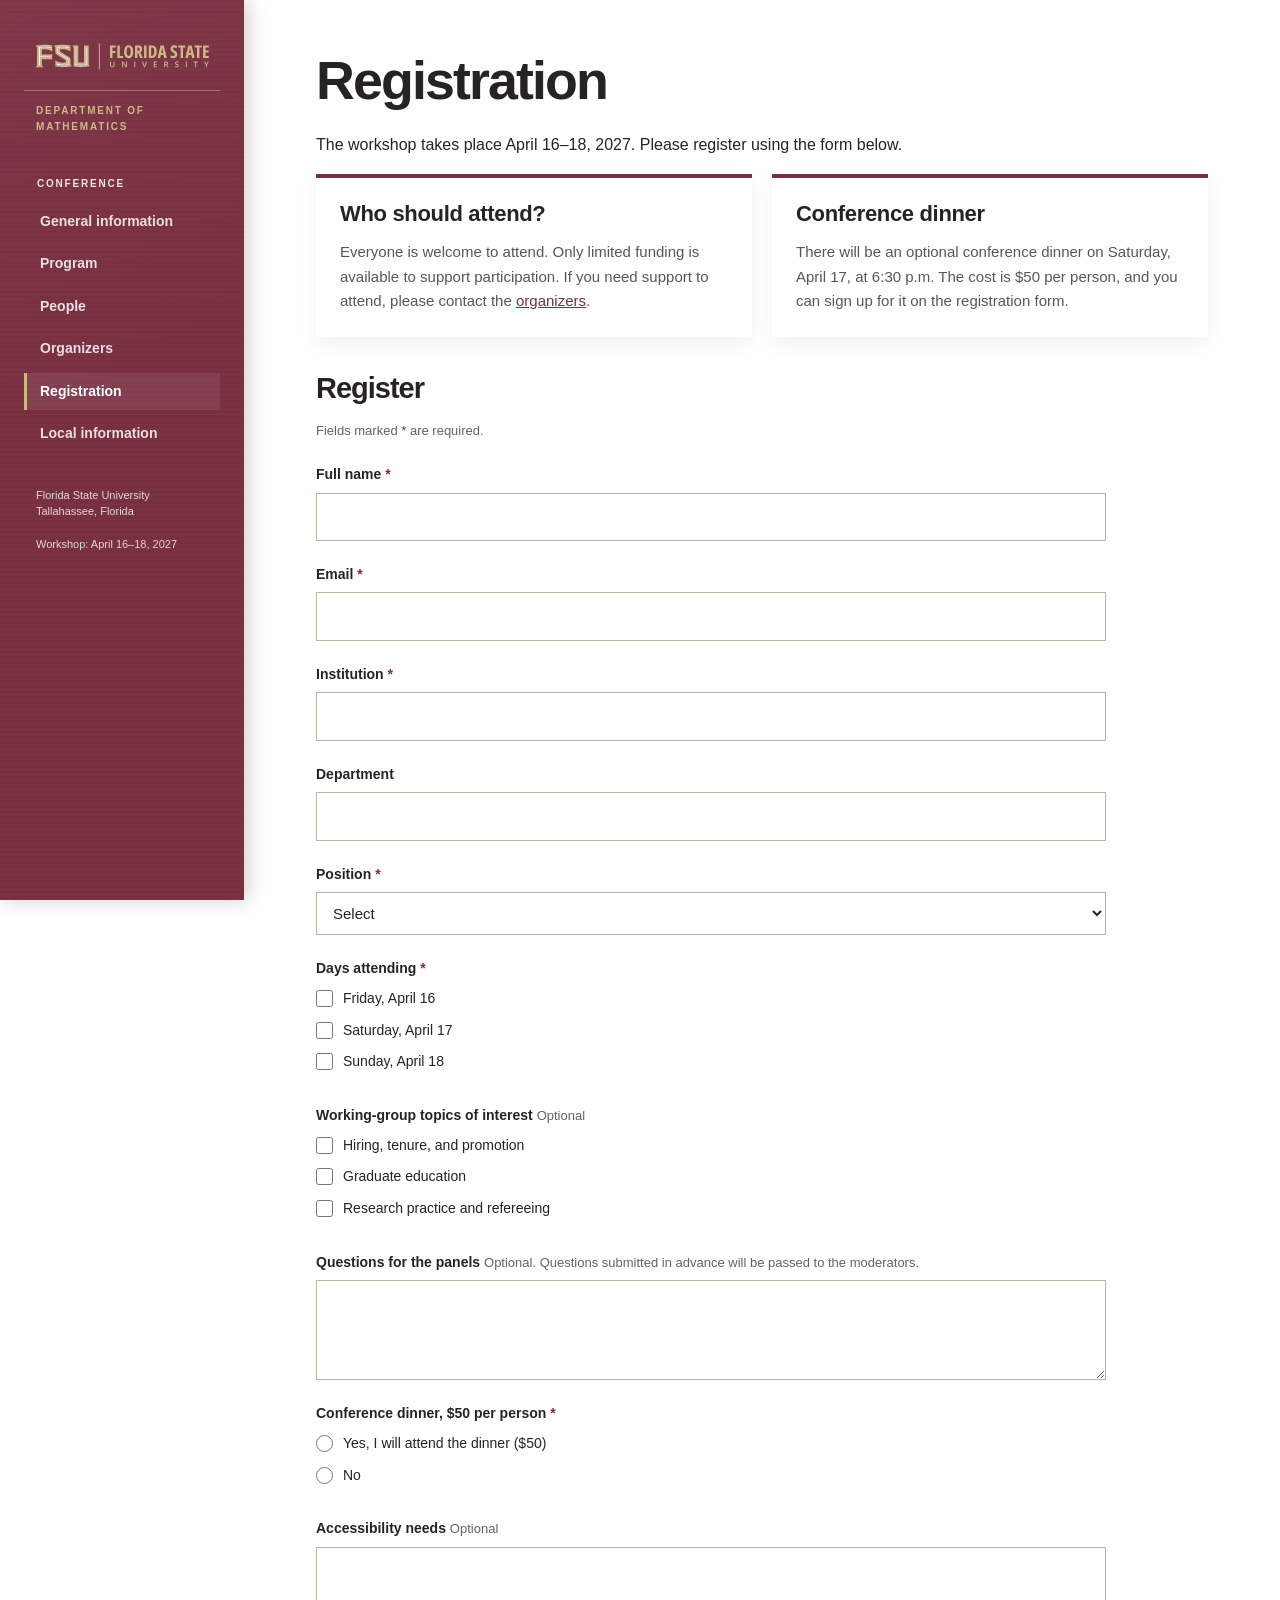
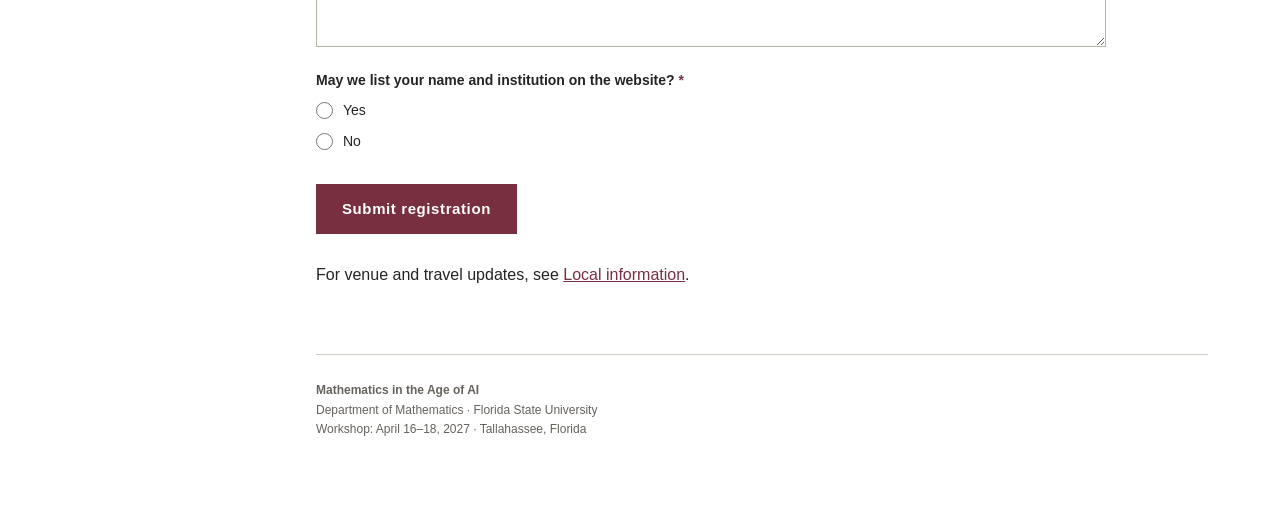
<file: registration.html>
<!doctype html>
<html lang="en">
<head>
<meta charset="utf-8">
<meta name="viewport" content="width=device-width,initial-scale=1">
<meta name="theme-color" content="#782f40">
<meta name="description" content="Registration for Mathematics in the Age of AI, an AI and mathematics conference at Florida State University, Workshop: April 16–18, 2027.">
<title>Registration | Mathematics in the Age of AI</title>
<link rel="icon" href="favicon.svg" type="image/svg+xml">
<link rel="stylesheet" href="style.css">
<script src="script.js" defer>
</script>
<script src="registration.js" defer>
</script>
</head>
<body>
<a class="skip-link" href="#main">Skip to content</a>
<aside class="sidebar" aria-label="Conference navigation">
<a class="mark" href="index.html" aria-label="Conference home">
<img src="images/fsu-logo.svg" width="1329" height="300" alt="Florida State University">
</a>
<p class="dept"><a href="https://mathematics.fsu.edu" style="color:#ceb888;text-decoration:none">Department of Mathematics</a></p>
<p class="nav-label">Conference</p>
<nav aria-label="Main navigation">
<a href="index.html">General information</a>
<a href="program.html">Program</a>
<a href="participants.html">People</a>
<a href="organizers.html">Organizers</a>
<a href="registration.html" class="active" aria-current="page">Registration</a>
<a href="local.html">Local information</a>
</nav>
<div class="sidebar-foot">Florida State University<br>Tallahassee, Florida<br>
<br>Workshop: April 16–18, 2027</div>
</aside>
<header class="mobile-head">
<a href="index.html"><img class="mobile-logo" src="images/fsu-logo.svg" width="1329" height="300" alt="Florida State University"><span>Mathematics in the Age of AI</span></a>
<button id="menu" aria-expanded="false" aria-controls="mobile-nav" type="button">Menu</button>
</header>
<nav class="mobile-nav" id="mobile-nav" aria-label="Mobile navigation">
<a href="index.html">General information</a>
<a href="program.html">Program</a>
<a href="participants.html">People</a>
<a href="organizers.html">Organizers</a>
<a href="registration.html" class="active" aria-current="page">Registration</a>
<a href="local.html">Local information</a>
</nav>
<main id="main" tabindex="-1">
<div class="page">
<article>
<h1>Registration</h1>
<p>The workshop takes place April 16–18, 2027. Please register using the form below.</p>
<div class="grid" style="margin-bottom:26px">
<article class="card">
<h3>Who should attend?</h3>
<p>Everyone is welcome to attend. Only limited funding is available to support participation. If you need support to attend, please contact the <a href="organizers.html">organizers</a>.</p>
</article>
<article class="card">
<h3>Conference dinner</h3>
<p>There will be an optional conference dinner on Saturday, April 17, at 6:30 p.m. The cost is $50 per person, and you can sign up for it on the registration form.</p>
</article>
</div>
<h2 class="subheading">Register</h2>
<form class="reg-form" id="reg-form" novalidate>
<p class="reg-note">Fields marked <span class="req">*</span> are required.</p>
<div class="field">
<label for="f-name">Full name <span class="req">*</span></label>
<input type="text" id="f-name" name="name" autocomplete="name" required maxlength="200">
</div>
<div class="field">
<label for="f-email">Email <span class="req">*</span></label>
<input type="email" id="f-email" name="email" autocomplete="email" required maxlength="200">
</div>
<div class="field">
<label for="f-inst">Institution <span class="req">*</span></label>
<input type="text" id="f-inst" name="institution" autocomplete="organization" required maxlength="300">
</div>
<div class="field">
<label for="f-dept">Department</label>
<input type="text" id="f-dept" name="department" maxlength="300">
</div>
<div class="field">
<label for="f-pos">Position <span class="req">*</span></label>
<select id="f-pos" name="position" required>
<option value="">Select</option>
<option>Faculty</option>
<option>Department chair or administrator</option>
<option>Postdoctoral researcher</option>
<option>Graduate student</option>
<option>Other</option>
</select>
</div>
<div class="field" id="pos-other-wrap" hidden>
<label for="f-pos-other">Other position</label>
<input type="text" id="f-pos-other" name="positionOther" maxlength="100">
</div>
<fieldset class="field" id="days-group">
<legend>Days attending <span class="req">*</span></legend>
<label class="choice"><input type="checkbox" name="days" value="Friday, April 16"> Friday, April 16</label>
<label class="choice"><input type="checkbox" name="days" value="Saturday, April 17"> Saturday, April 17</label>
<label class="choice"><input type="checkbox" name="days" value="Sunday, April 18"> Sunday, April 18</label>
</fieldset>
<fieldset class="field">
<legend>Working-group topics of interest <span class="hint">Optional</span></legend>
<label class="choice"><input type="checkbox" name="topics" value="Hiring, tenure, and promotion"> Hiring, tenure, and promotion</label>
<label class="choice"><input type="checkbox" name="topics" value="Graduate education"> Graduate education</label>
<label class="choice"><input type="checkbox" name="topics" value="Research practice and refereeing"> Research practice and refereeing</label>
</fieldset>
<div class="field">
<label for="f-questions">Questions for the panels <span class="hint">Optional. Questions submitted in advance will be passed to the moderators.</span></label>
<textarea id="f-questions" name="questions" maxlength="3000"></textarea>
</div>
<fieldset class="field" id="dinner-group">
<legend>Conference dinner, $50 per person <span class="req">*</span></legend>
<label class="choice"><input type="radio" name="dinner" value="Yes" required> Yes, I will attend the dinner ($50)</label>
<label class="choice"><input type="radio" name="dinner" value="No"> No</label>
</fieldset>
<div class="field" id="dietary-wrap" hidden>
<label for="f-diet">Dietary restrictions <span class="hint">Optional</span></label>
<input type="text" id="f-diet" name="dietary" maxlength="500">
</div>
<div class="field">
<label for="f-access">Accessibility needs <span class="hint">Optional</span></label>
<textarea id="f-access" name="accessibility" maxlength="1000"></textarea>
</div>
<fieldset class="field">
<legend>May we list your name and institution on the website? <span class="req">*</span></legend>
<label class="choice"><input type="radio" name="listing" value="Yes" required> Yes</label>
<label class="choice"><input type="radio" name="listing" value="No"> No</label>
</fieldset>
<div class="hp" aria-hidden="true">
<label>Website <input type="text" name="website" tabindex="-1" autocomplete="off"></label>
</div>
<button type="submit" class="reg-submit">Submit registration</button>
<p class="reg-status" id="reg-status" role="status" aria-live="polite" hidden></p>
</form>
<p>For venue and travel updates, see <a href="local.html">Local information</a>.</p>
</article>
<footer>
<strong>Mathematics in the Age of AI</strong>
<br>Department of Mathematics · Florida State University<br>Workshop: April 16–18, 2027 · Tallahassee, Florida
</footer>
</div>
</main>
</body>
</html>
</file>
<file: style.css>
:root {
  --g:#782f40;
  --gd:#4f1c29;
  --gold:#ceb888;
  --paper:#f5f3ee;
  --ink:#252422;
  --muted:#66625c;
  --line:#d3cec3;
  --side:244px
}
* {
  box-sizing:border-box
}
html {
  scroll-behavior:smooth
}
body {
  margin:0;
  color:var(--ink);
  background:#fff;
  font-family:Arial,Helvetica,sans-serif;
  line-height:1.62
}
.sidebar {
  position:fixed;
  inset:0 auto 0 0;
  z-index:20;
  width:var(--side);
  overflow-y:auto;
  padding:34px 24px 28px;
  color:#fff;
  background:linear-gradient(155deg,rgba(255,255,255,.04),transparent 45%),repeating-linear-gradient(0deg,rgba(255,255,255,.025) 0,rgba(255,255,255,.025) 1px,transparent 1px,transparent 5px),var(--g);
  box-shadow:4px 0 18px rgba(37,16,21,.2)
}
.mark {
  display:block;
  width:100%;
  margin:0 0 12px;
  text-decoration:none
}
.mark img {
  display:block;
  width:100%;
  height:auto
}
.sidebar .dept {
  max-width:none;
  margin:0 0 40px;
  padding:12px 0 0 12px;
  border-top:1px solid rgba(206,184,136,.45);
  color:var(--gold);
  font-size:10px;
  font-weight:700;
  letter-spacing:.18em;
  text-transform:uppercase
}
.nav-label {
  margin:0 0 11px 13px;
  color:var(--gold);
  font-size:10px;
  font-weight:800;
  letter-spacing:.18em;
  text-transform:uppercase
}
nav {
  display:grid;
  gap:5px
}
.sidebar nav a {
  display:block;
  padding:10px 13px;
  border-left:3px solid transparent;
  color:rgba(255,255,255,.84);
  font-size:14px;
  font-weight:700;
  line-height:1.25;
  text-decoration:none;
  transition:.18s ease
}
.sidebar nav a:hover,.sidebar nav a.active {
  border-left-color:var(--gold);
  background:rgba(255,255,255,.08);
  color:#fff
}
.sidebar-foot {
  margin:34px 12px 0;
  color:rgba(255,255,255,.62);
  font-size:11px;
  line-height:1.5
}
.mobile-head {
  display:none
}
main {
  margin-left:var(--side)
}
.page {
  width:min(100%,1120px);
  padding:66px 72px 80px
}
section {
  scroll-margin-top:24px;
  padding:0 0 76px
}
.eyebrow {
  margin:0 0 12px;
  color:var(--g);
  font-size:12px;
  font-weight:800;
  letter-spacing:.18em;
  text-transform:uppercase
}
h1,h2,h3 {
  margin-top:0;
  font-family:"Arial Narrow","Aptos Narrow",Arial,sans-serif;
  line-height:1.05
}
h1 {
  max-width:900px;
  margin-bottom:24px;
  font-size:clamp(46px,6.2vw,82px);
  font-weight:800;
  letter-spacing:-.045em
}
h2 {
  margin-bottom:26px;
  font-size:clamp(33px,4.4vw,52px);
  letter-spacing:-.035em
}
h3 {
  margin-bottom:9px;
  font-size:22px;
  letter-spacing:-.015em
}
p {
  max-width:790px
}
.lede {
  margin:0 0 25px;
  color:#55514a;
  font:21px/1.55 Georgia,"Times New Roman",serif
}
.date-line {
  margin:24px 0 7px;
  color:var(--g);
  font-size:20px;
  font-weight:800
}
.place-line {
  margin:0 0 30px;
  color:var(--muted);
  font-size:16px
}
.hero-art {
  position:relative;
  min-height:390px;
  margin:35px 0 34px;
  overflow:hidden;
  border:1px solid #c9c1b0;
  background:#d8c7a5;
  box-shadow:0 14px 35px rgba(57,43,29,.15)
}
.hero-art svg {
  display:block;
  width:100%;
  height:100%;
  min-height:390px
}
.hero-caption {
  position:absolute;
  right:20px;
  bottom:18px;
  padding:7px 11px;
  color:#fff;
  background:rgba(43,21,28,.75);
  font-size:11px;
  letter-spacing:.08em;
  text-transform:uppercase
}
.notice {
  max-width:790px;
  padding:18px 21px;
  border-left:4px solid var(--gold);
  background:rgba(206,184,136,.14)
}
.grid {
  display:grid;
  grid-template-columns:repeat(2,minmax(0,1fr));
  gap:20px
}
.card {
  padding:24px;
  border-top:4px solid var(--g);
  background:rgba(255,255,255,.55);
  box-shadow:0 7px 20px rgba(41,35,29,.06)
}
.card p {
  margin-bottom:0;
  color:#5a5650;
  font-size:15px
}
.phase-number {
  display:inline-grid;
  width:32px;
  height:32px;
  margin-bottom:15px;
  place-items:center;
  border-radius:50%;
  color:#fff;
  background:var(--g);
  font-weight:800
}
.table-wrap {
  overflow-x:auto;
  border:1px solid var(--line);
  background:rgba(255,255,255,.58)
}
table {
  width:100%;
  min-width:720px;
  border-collapse:collapse;
  font-size:14px;
  line-height:1.4
}
th,td {
  padding:13px 14px;
  border-bottom:1px solid var(--line);
  text-align:left;
  vertical-align:top
}
th {
  color:#fff;
  background:var(--g);
  font-size:12px;
  letter-spacing:.05em;
  text-transform:uppercase
}
tr:last-child td {
  border-bottom:0
}
tbody tr:nth-child(even) {
  background:rgba(206,184,136,.13)
}
td:first-child {
  width:110px;
  white-space:nowrap;
  font-weight:700
}
.program-note {
  margin:13px 0 0;
  color:var(--muted);
  font-size:13px;
  font-style:italic
}
.day-grid {
  display:grid;
  grid-template-columns:repeat(3,minmax(0,1fr));
  gap:16px
}
.day {
  min-height:250px;
  padding:24px;
  color:#fff;
  background:var(--g)
}
.day:nth-child(2) {
  background:var(--gd)
}
.day:nth-child(3) {
  color:var(--ink);
  background:var(--gold)
}
.day-label {
  margin-bottom:28px;
  font-size:11px;
  font-weight:800;
  letter-spacing:.15em;
  text-transform:uppercase;
  opacity:.78
}
.day h3 {
  font-size:27px
}
.day p {
  font-size:14px;
  line-height:1.55;
  opacity:.9
}
.timeline {
  position:relative;
  margin:30px 0 0 8px;
  padding-left:35px;
  border-left:2px solid var(--gold)
}
.moment {
  position:relative;
  margin:0 0 28px
}
.moment:before {
  position:absolute;
  top:4px;
  left:-43px;
  width:14px;
  height:14px;
  border:4px solid var(--paper);
  border-radius:50%;
  background:var(--g);
  content:""
}
.moment strong {
  display:block;
  color:var(--g)
}
.people {
  display:grid;
  grid-template-columns:repeat(3,minmax(0,1fr));
  gap:15px
}
.person {
  padding:20px;
  border:1px solid var(--line);
  background:rgba(255,255,255,.46)
}
.person strong {
  display:block;
  color:var(--g);
  font-size:17px
}
.person span {
  color:var(--muted);
  font-size:13px
}
.group-title {
  margin:34px 0 14px;
  font-size:13px;
  letter-spacing:.12em;
  text-transform:uppercase
}
.cta {
  display:flex;
  align-items:center;
  justify-content:space-between;
  gap:22px;
  padding:28px 30px;
  color:#fff;
  background:var(--g)
}
.cta h3 {
  margin-bottom:5px
}
.cta p {
  margin:0;
  color:rgba(255,255,255,.78);
  font-size:14px
}
.badge {
  flex:0 0 auto;
  padding:10px 14px;
  border:1px solid var(--gold);
  color:var(--gold);
  font-size:11px;
  font-weight:800;
  letter-spacing:.12em;
  text-transform:uppercase
}
footer {
  margin-top:10px;
  padding-top:26px;
  border-top:1px solid var(--line);
  color:var(--muted);
  font-size:12px
}

@media(max-width:880px) {
  :root {
  --side:0px
}
.sidebar {
  display:none
}
.mobile-head {
  position:sticky;
  top:0;
  z-index:30;
  display:flex;
  align-items:center;
  justify-content:space-between;
  padding:12px 18px;
  color:#fff;
  background:var(--g);
  box-shadow:0 2px 12px rgba(0,0,0,.17)
}
.mobile-head strong {
  font-size:14px
}
.mobile-head button {
  border:1px solid rgba(255,255,255,.45);
  color:#fff;
  background:transparent;
  padding:7px 10px;
  font:inherit
}
.mobile-nav {
  display:none;
  position:fixed;
  inset:50px 0 auto;
  z-index:29;
  padding:12px;
  background:var(--gd)
}
.mobile-nav.open {
  display:grid
}
.mobile-nav a {
  padding:9px 8px;
  color:#fff;
  font-size:13px;
  font-weight:700;
  text-decoration:none
}
main {
  margin-left:0
}
.page {
  padding:42px 26px 60px
}
.people {
  grid-template-columns:repeat(2,minmax(0,1fr))
}

}
@media(max-width:650px) {
  .page {
  padding-inline:20px
}
h1 {
  font-size:46px
}
.hero-art,.hero-art svg {
  min-height:285px
}
.grid,.day-grid,.people {
  grid-template-columns:1fr
}
.day {
  min-height:0
}
.cta {
  align-items:flex-start;
  flex-direction:column
}

}
@media(prefers-reduced-motion:reduce) {
  html {
  scroll-behavior:auto
}
* {
  transition:none!important
}

}


/* Latest program-summary overview and follow-up table. */
.event-facts {
  margin: 28px 0;
  border-top: 1px solid var(--line);
  border-bottom: 1px solid var(--line);
}
.event-facts > div {
  display: grid;
  grid-template-columns: 165px 1fr;
  gap: 16px;
  padding: 14px 0;
}
.event-facts > div + div { border-top: 1px solid var(--line); }
.event-facts strong { color: var(--g); }
.event-facts span { font-size: 14px; }
.follow-up-table { min-width: 530px; }
.follow-up-table tbody th {
  width: 190px;
  color: var(--ink);
  background: transparent;
  font-size: 14px;
  letter-spacing: normal;
  text-transform: none;
}
@media (max-width: 650px) {
  .event-facts > div { grid-template-columns: 1fr; gap: 3px; }
}
/* Multi-page layout additions. All assets and links work from a subdirectory. */
.mobile-nav {
  display:none
}
main {
  min-height:100vh
}
article {
  padding-bottom:40px
}
.page {
  padding-top:52px;
  max-width:1120px
}
h1 {
  font-size:clamp(40px,4.2vw,62px);
  letter-spacing:-.035em
}
h2.subheading {
  font-size:29px;
  margin:36px 0 16px
}
.campus-photo,.math-photo {
  margin:30px 0
}
.campus-photo img,.math-photo img {
  display:block;
  width:100%;
  height:auto;
  border:1px solid var(--line)
}
.campus-photo img {
  aspect-ratio:1.9;
  object-fit:cover;
  object-position:center 40%
}
figcaption {
  margin-top:8px;
  font-size:11px;
  color:var(--muted);
  line-height:1.5
}
.math-photo {
  margin-top:38px
}
.page-links {
  display:flex;
  flex-wrap:wrap;
  gap:12px 28px;
  margin:24px 0
}
.page-links a,a {
  color:var(--g)
}
.page-links a {
  font-weight:700
}
.table-wrap {
  max-width:100%
}
.skip-link {
  position:fixed;
  top:-80px;
  left:15px;
  z-index:100;
  padding:10px 16px;
  background:#fff;
  border:2px solid var(--g)
}
.skip-link:focus {
  top:12px
}
a:focus-visible,button:focus-visible {
  outline:3px solid #aa863b;
  outline-offset:4px
}
.mobile-head a {
  display:flex;
  flex-direction:column;
  align-items:flex-start;
  gap:4px;
  color:#fff;
  text-decoration:none;
  font-weight:700;
  font-size:13px;
  line-height:1.2
}
.mobile-logo {
  display:block;
  width:auto;
  height:22px;
  margin-left:-5px
}
.mobile-nav a[aria-current=page] {
  border-left:3px solid var(--gold)
}
footer p {
  margin-bottom:0
}
.nav-label {
  color:#eee5d2
}
.badge {
  color:#fff
}
.sidebar-foot {
  color:#e4d6d9
}

@media(max-width:1080px) and (min-width:881px) {
  .page {
  padding-inline:38px
}
.day-grid {
  grid-template-columns:1fr
}
.day {
  min-height:0
}
.day-label {
  margin-bottom:14px
}

}

@media(max-width:880px) {
  .mobile-nav.open {
  display:grid
}
.page {
  padding-top:34px
}
.mobile-nav {
  top:66px
}
.mobile-head {
  min-height:60px
}
.mobile-head a {
  max-width:75%
}
#main {
  scroll-margin-top:65px
}

}

@media(max-width:650px) {
  h1 {
  font-size:39px
}
.page {
  padding-inline:20px
}
.campus-photo img {
  aspect-ratio:1.5
}
.badge {
  white-space:normal
}
.mobile-head {
  gap:14px
}
.mobile-head button {
  flex-shrink:0
}

}

@media print {
  .sidebar,.mobile-head,.mobile-nav,.skip-link {
  display:none!important
}
main {
  margin:0
}
.page {
  padding:0;
  max-width:none
}
body {
  background:#fff
}
.table-wrap {
  overflow:visible
}
table {
  min-width:0
}
a {
  color:inherit
}
.card,.day {
  break-inside:avoid
}
.day {
  color:#000!important;
  background:#fff!important;
  border:1px solid #888
}
.page-links {
  display:none
}

}


/* Smaller campus photo and support list. */
.campus-photo {
  max-width:600px
}
.campus-photo img {
  aspect-ratio:1.5
}
.support-list {
  max-width:790px;
  margin:0 0 16px;
  padding-left:22px
}
.support-list li {
  margin:0 0 4px
}

/* Embedded registration form. */
.form-embed {
  display:block;
  width:100%;
  max-width:790px;
  height:1500px;
  margin:10px 0 24px;
  border:0
}

/* Speaker cards. */
.speakers {
  display:grid;
  grid-template-columns:repeat(2,minmax(0,1fr));
  gap:16px
}
.speaker {
  display:grid;
  grid-template-columns:88px minmax(0,1fr);
  gap:18px;
  padding:20px;
  border:1px solid var(--line);
  background:#fff
}
.speaker .photo {
  display:grid;
  width:88px;
  height:88px;
  place-items:center;
  border-radius:50%;
  object-fit:cover;
  color:var(--gold);
  background:var(--g);
  font:700 26px Georgia,serif;
  letter-spacing:.04em
}
.speaker strong {
  display:block;
  color:var(--g);
  font-size:17px
}
.speaker span {
  display:block;
  color:var(--muted);
  font-size:13px
}
.speaker p {
  margin:10px 0 0;
  font-size:14px;
  line-height:1.55
}
@media(max-width:880px) {
  .speakers { grid-template-columns:1fr }
}
@media(max-width:480px) {
  .speaker { grid-template-columns:1fr }
}

/* Registration form. */
.reg-form {
  max-width:790px;
  margin:10px 0 28px
}
.reg-note {
  margin:0 0 22px;
  color:var(--muted);
  font-size:13px
}
.reg-form .req {
  color:var(--g)
}
.reg-form .field {
  margin:0 0 22px;
  padding:0;
  border:0
}
.reg-form label,
.reg-form legend {
  display:block;
  margin:0 0 7px;
  padding:0;
  color:var(--ink);
  font-size:14px;
  font-weight:700
}
.reg-form .hint {
  color:var(--muted);
  font-size:13px;
  font-weight:400
}
.reg-form input[type=text],
.reg-form input[type=email],
.reg-form input[type=date],
.reg-form input[type=tel],
.reg-form select,
.reg-form textarea {
  display:block;
  width:100%;
  padding:11px 12px;
  border:1px solid #b9b3a6;
  border-radius:0;
  color:var(--ink);
  background:#fff;
  font:inherit;
  font-size:15px
}
.reg-form textarea {
  min-height:100px;
  resize:vertical
}
.reg-form input:focus,
.reg-form select:focus,
.reg-form textarea:focus {
  border-color:var(--g);
  outline:3px solid rgba(120,47,64,.25);
  outline-offset:0
}
.reg-form .choice {
  display:flex;
  align-items:flex-start;
  gap:10px;
  margin:0 0 9px;
  font-weight:400;
  cursor:pointer
}
.reg-form .choice input {
  flex:0 0 auto;
  width:17px;
  height:17px;
  margin:3px 0 0;
  accent-color:var(--g)
}
.reg-form [hidden],
.reg-status[hidden] {
  display:none!important
}
.reg-form .hp {
  position:absolute;
  left:-9999px;
  width:1px;
  height:1px;
  overflow:hidden
}
.reg-submit {
  padding:13px 26px;
  border:0;
  color:#fff;
  background:var(--g);
  font:inherit;
  font-size:15px;
  font-weight:700;
  letter-spacing:.04em;
  cursor:pointer
}
.reg-submit:hover {
  background:var(--gd)
}
.reg-submit:disabled {
  opacity:.6;
  cursor:default
}
.reg-status {
  margin:16px 0 0;
  padding:12px 16px;
  border-left:4px solid var(--gold);
  background:rgba(206,184,136,.14);
  font-size:14px
}
.reg-status.error {
  border-left-color:var(--g);
  background:rgba(120,47,64,.08)
}

.speaker strong a { color:var(--g); text-decoration:none; }
.speaker strong a:hover, .speaker strong a:focus { text-decoration:underline; }

.person a { display:block; margin-top:6px; font-size:14px; overflow-wrap:anywhere; }

.speaker img.photo { display:block; background:var(--line); }
.sidebar .dept a { color:var(--gold); text-decoration:none; background:none; padding:0; display:inline }
.sidebar .dept a:hover, .sidebar .dept a:focus-visible { text-decoration:underline }
</file>
